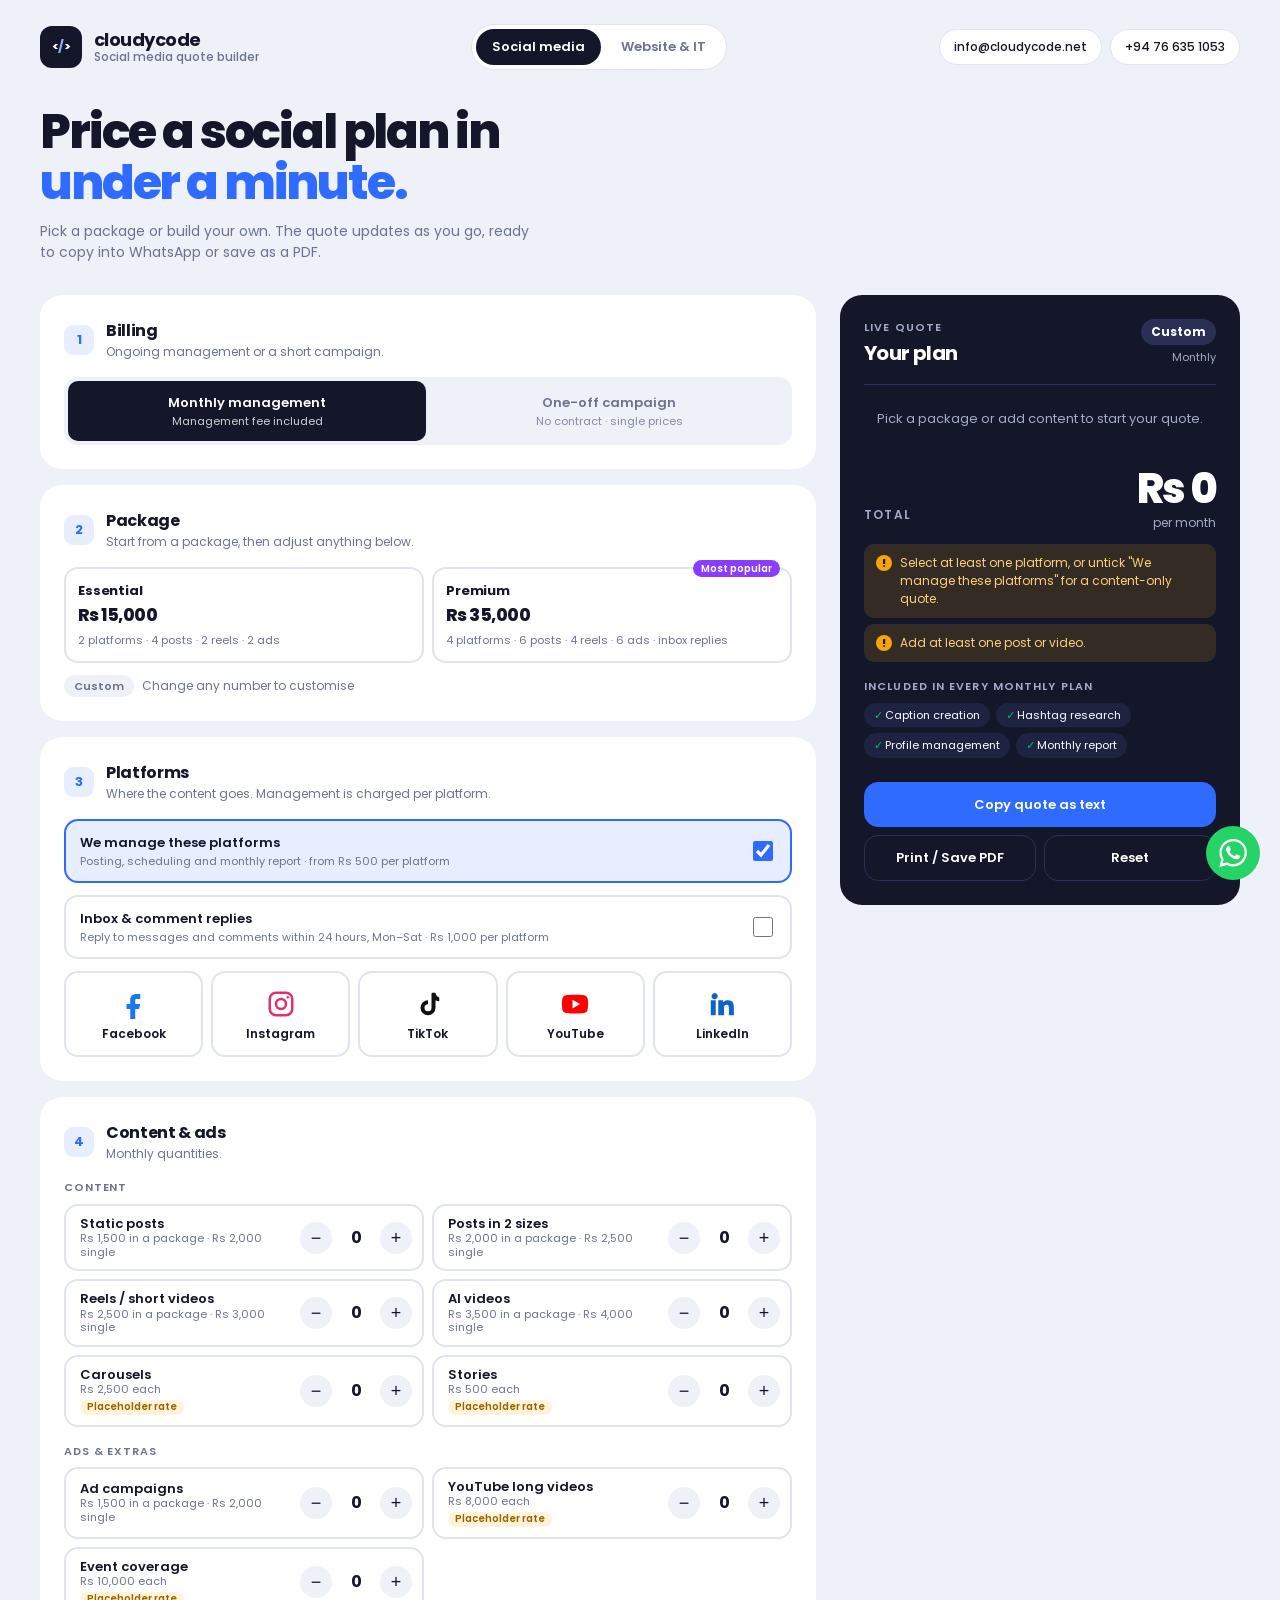
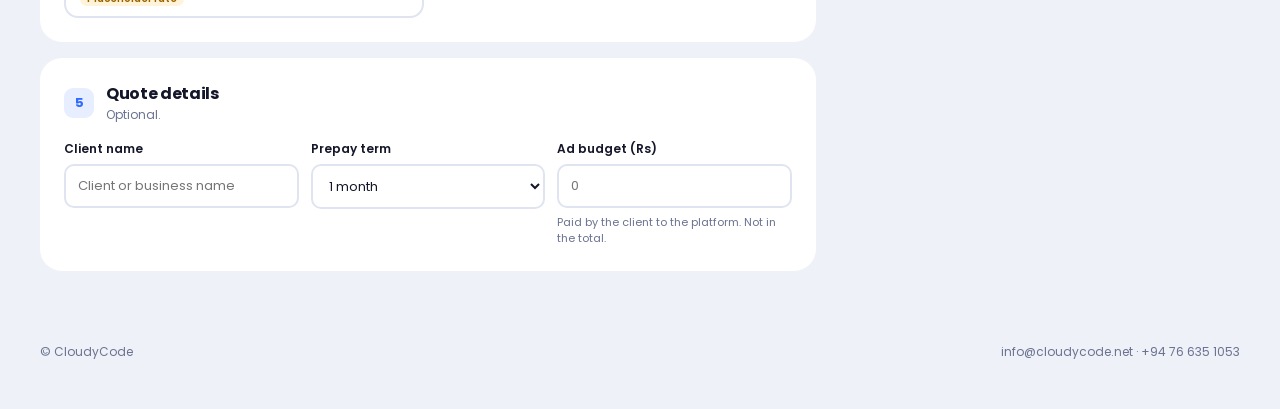
<file: index.html>
<!doctype html>
<html lang="en">
<head>
  <meta charset="utf-8">
  <meta name="viewport" content="width=device-width, initial-scale=1">
  <title>CloudyCode Social Media Pricing Calculator</title>
  <link rel="preconnect" href="https://fonts.googleapis.com">
  <link rel="preconnect" href="https://fonts.gstatic.com" crossorigin>
  <link href="https://fonts.googleapis.com/css2?family=Poppins:wght@400;500;600;700;800&display=swap" rel="stylesheet">
  <link rel="stylesheet" href="styles.css">
</head>
<body>
  <header class="shell topbar">
    <a class="brand" href="#" aria-label="CloudyCode home"><span class="brand-mark" aria-hidden="true">&lt;<b>/</b>&gt;</span><span class="brand-name">cloudycode<small>Social media quote builder</small></span></a>
    <nav class="tabs" aria-label="Services"><a href="index.html" aria-current="page">Social media</a><a href="website-it.html">Website &amp; IT</a></nav>
    <nav class="contact" aria-label="Contact"><a class="mail" href="mailto:info@cloudycode.net">info@cloudycode.net</a><a href="tel:+94766351053">+94 76 635 1053</a></nav>
  </header>
  <section class="shell intro">
    <h1>Price a social plan in <span>under a minute.</span></h1>
    <p>Pick a package or build your own. The quote updates as you go, ready to copy into WhatsApp or save as a PDF.</p>
  </section>
  <main class="shell layout">
    <div class="steps" aria-label="Quote inputs">
      <section class="step">
        <div class="step-head"><span class="step-no">1</span><div class="grow"><h2>Billing</h2><p>Ongoing management or a short campaign.</p></div></div>
        <div class="mode" role="group" aria-label="Billing mode">
          <button type="button" data-mode="monthly" class="active" aria-pressed="true">Monthly management<small>Management fee included</small></button>
          <button type="button" data-mode="oneoff" aria-pressed="false">One-off campaign<small>No contract · single prices</small></button>
        </div>
      </section>
      <section class="step">
        <div class="step-head"><span class="step-no">2</span><div class="grow"><h2>Package</h2><p>Start from a package, then adjust anything below.</p></div></div>
        <div class="presets" id="presets"></div>
        <div class="plan-status" id="basedLabel" aria-live="polite"></div>
      </section>
      <section class="step">
        <div class="step-head"><span class="step-no">3</span><div class="grow"><h2>Platforms</h2><p>Where the content goes. Management is charged per platform.</p></div></div>
        <label class="toggle" for="manageToggle" style="margin-bottom:12px"><span>We manage these platforms<small id="manageHint">Posting, scheduling and monthly report · from Rs 500 per platform</small></span><input type="checkbox" id="manageToggle" checked></label>
        <label class="toggle" for="inboxToggle" style="margin-bottom:12px"><span>Inbox &amp; comment replies<small id="inboxHint">Reply to messages and comments within 24 hours, Mon–Sat · Rs 1,000 per platform</small></span><input type="checkbox" id="inboxToggle"></label>
        <div class="platforms" id="platforms"></div>
      </section>
      <section class="step">
        <div class="step-head"><span class="step-no">4</span><div class="grow"><h2>Content &amp; ads</h2><p>Monthly quantities.</p></div></div>
        <div class="group-label">Content</div>
        <div class="step-grid" id="contentFields"></div>
        <div class="group-label">Ads &amp; extras</div>
        <div class="step-grid" id="extraFields"></div>
      </section>
      <section class="step">
        <div class="step-head"><span class="step-no">5</span><div class="grow"><h2>Quote details</h2><p>Optional.</p></div></div>
        <div class="fields">
          <div class="field"><label for="clientName">Client name</label><input id="clientName" type="text" maxlength="100" autocomplete="organization" placeholder="Client or business name"></div>
          <div class="field" id="prepayField"><label for="prepayMonths">Prepay term</label><select id="prepayMonths"><option value="1">1 month</option><option value="3">3 months · 5% off</option><option value="6">6 months · 10% off</option></select></div>
          <div class="field"><label for="adBudget">Ad budget (Rs)</label><input id="adBudget" type="number" min="0" max="10000000" step="100" inputmode="numeric" placeholder="0"><small>Paid by the client to the platform. Not in the total.</small></div>
        </div>
      </section>
    </div>
    <aside class="quote-card" id="quote" aria-label="Live quote">
      <div class="quote-head"><div><div class="quote-kicker">Live quote</div><h2>Your plan</h2><div class="client" id="clientOutput"></div></div><div class="plan-pill" id="quoteBased"></div></div>
      <div class="quote-lines" id="quoteLines"></div>
      <div class="total"><span>Total</span><div><strong id="quoteTotal">Rs 0</strong><span class="sr-only" id="totalLive" aria-live="polite"></span><small id="monthSuffix">per month</small></div></div>
      <div id="prepayOutput"></div><div id="budgetOutput"></div><div class="warnings" id="warnings"></div><div id="upsellOutput"></div>
      <div class="included" id="included"><h3>Included in every monthly plan</h3><ul><li>Caption creation</li><li>Hashtag research</li><li>Profile management</li><li>Monthly report</li></ul></div>
      <div class="actions"><button type="button" id="copyButton" class="primary">Copy quote as text</button><button type="button" id="printButton">Print / Save PDF</button><button type="button" id="resetButton">Reset</button></div>
    </aside>
  </main>
  <section id="printView" class="shell print-view" aria-label="Printable quote"></section>
  <footer class="shell"><span>© CloudyCode</span><span>info@cloudycode.net · +94 76 635 1053</span></footer>
  <a class="mobile-bar" href="#quote"><span>View quote</span><strong id="mobileTotal">Rs 0</strong></a>
  <a class="whatsapp" href="https://wa.me/94766351053" aria-label="Contact CloudyCode on WhatsApp"><svg viewBox="0 0 24 24" aria-hidden="true"><path d="M20.5 3.5A11.75 11.75 0 0 0 12.16 0C5.67 0 .39 5.28.39 11.77c0 2.07.54 4.1 1.57 5.9L.3 24l6.48-1.7a11.75 11.75 0 0 0 5.38 1.3h.01c6.49 0 11.77-5.28 11.77-11.77 0-3.15-1.22-6.11-3.44-8.33Zm-8.34 18.1h-.01a9.8 9.8 0 0 1-4.99-1.37l-.36-.21-3.85 1.01 1.03-3.75-.23-.39a9.8 9.8 0 0 1-1.5-5.22C2.25 6.27 6.69 1.83 12.16 1.83a9.84 9.84 0 0 1 9.84 9.84c0 5.47-4.45 9.93-9.84 9.93Zm5.4-7.42c-.3-.15-1.77-.87-2.04-.96-.27-.1-.47-.15-.67.15-.2.3-.77.96-.94 1.16-.17.2-.35.22-.65.07-.3-.15-1.26-.46-2.4-1.47-.89-.79-1.49-1.77-1.66-2.07-.17-.3-.02-.46.13-.61.13-.13.3-.35.45-.52.15-.17.2-.3.3-.5.1-.2.05-.37-.02-.52-.07-.15-.67-1.62-.92-2.22-.24-.58-.49-.5-.67-.51h-.57c-.2 0-.52.07-.79.37-.27.3-1.04 1.02-1.04 2.49s1.07 2.89 1.22 3.09c.15.2 2.1 3.21 5.1 4.5.71.31 1.27.49 1.7.63.71.23 1.36.2 1.87.12.57-.09 1.77-.72 2.02-1.42.25-.7.25-1.3.17-1.42-.07-.12-.27-.2-.57-.35Z"/></svg></a>
  <div id="testPanel" class="test-panel" hidden></div>
  <script>
    const CONFIG = {
      currency: "Rs",
      content: {
        staticPost:      { label: "Static post",               price: 1500, singlePrice: 2000, desc: "Designed graphic post with caption and hashtags, sized for each platform." },
        dualPost:        { label: "Post in 2 sizes",            price: 2000, singlePrice: 2500, desc: "One design adapted for Instagram (1080×1080 square) and Facebook (1200×630 landscape)." },
        reel:            { label: "Reel / short video",         price: 2500, singlePrice: 3000, desc: "Short vertical video: editing, text captions, music and cover image." },
        aiVideo:         { label: "AI video",                   price: 3500, singlePrice: 4000, desc: "AI-generated short video: script, generation, editing and captions." },
        adCampaign:      { label: "Ad campaign setup & management", price: 1500, singlePrice: 2000, desc: "Audience targeting, ad creative set-up, budget pacing, monitoring and a results summary. Ad spend is not included." },
      },
      extras: {
        story:           { label: "Story design",               price: 500,  placeholder: true, desc: "Single story frame designed for Instagram / Facebook stories." },
        carousel:        { label: "Carousel post (up to 5 slides)", price: 2500, placeholder: true, desc: "Multi-slide post (up to 5 slides) with caption and hashtags." },
        youtubeLong:     { label: "YouTube long video (2–5 min edit)", price: 8000, placeholder: true, desc: "2–5 minute edited video with title, description, tags and thumbnail." },
        eventCoverage:   { label: "Event photo/video coverage (half day)", price: 10000, placeholder: true, desc: "Half-day on-site photo and video coverage of your event." },
      },
      platforms: {
        // `duties`: what we do on each platform, printed on the quote. Confirm wording with the team.
        facebook:  { label: "Facebook",  duties: ["Posting and scheduling", "Captions and hashtags", "Page info kept up to date"] },
        instagram: { label: "Instagram", duties: ["Feed and reel posting", "Captions and hashtags", "Profile grid kept consistent"] },
        tiktok:    { label: "TikTok",    requiresVideo: true, duties: ["Video posting adapted for TikTok", "Trending sounds and hashtags"] },
        youtube:   { label: "YouTube",   requiresVideo: true, duties: ["Shorts and video uploads", "Titles, descriptions and tags", "Comment moderation"] },
        linkedin:  { label: "LinkedIn",  duties: ["Company page posting", "Professional copy and hashtags"] },
      },
      // Management fee per platform. Depends on the post type, not on how many pieces:
      // normal posts = standard, any posts in 2 sizes = dualSize. Adding content never changes it.
      // Monthly = package prices (client pays every month), any quantity. One-off = singlePrice (package + Rs 500).
      // packageMinPosts / packageMinVideos = what the base management fee covers.
      packageMinPosts: 4,
      packageMinVideos: 2,
      // Add-on on top of management, per platform per month.
      inbox: { label: "Inbox & comment replies", price: 1000, singlePrice: 1500,
               desc: "Reply to messages and comments within 24 hours (Mon–Sat) using client-approved answers. Sales leads and complaints passed to the client. Weekly summary." },
      management: {
        base: 500,          // per platform, covers up to 4 posts + 2 videos
        singleExtra: 500,   // added to the base for single-price quotes (starts at Rs 1,000)
        stepPieces: 2,      // every 2 extra posts/videos above 4 + 2 ...
        stepAmount: 125,    // ... adds this per platform
        maxExtra: 500,      // cap above base; posts in 2 sizes go straight to the cap
      },
      prepayDiscounts: [
        { months: 1, pct: 0 },
        { months: 3, pct: 5 },
        { months: 6, pct: 10 },
      ],
      upsellThresholdPct: 10,


      // Printed quote. Confirm these with the team before sending to clients.
      quote: {
        validDays: 14,
        notes: [
          "Ad budget (money paid to Meta, TikTok or Google) is paid by the client directly to the platform and is not part of this quote.",
          "Content is produced once and adapted for each selected platform, so each piece is charged once.",
          "Monthly plans renew each month. Changes to the plan apply from the next month.",
        ],
      },
    };

    const PRESETS = [
      { name:"Essential", platforms:["facebook","instagram"], posts:4, postsDual:0, reels:2, ads:2, inbox:false },
      { name:"Premium", platforms:["facebook","instagram","tiktok","linkedin"], posts:6, postsDual:0, reels:4, ads:6, inbox:true },
    ];
    const ICONS = {
      facebook:'<svg viewBox="0 0 24 24" aria-hidden="true"><path fill="currentColor" d="M14 8h3V4h-3c-3.3 0-5 1.7-5 5v3H6v4h3v8h4v-8h3l1-4h-4V9c0-.7.3-1 1-1Z"/></svg>',
      instagram:'<svg viewBox="0 0 24 24" aria-hidden="true"><rect x="3" y="3" width="18" height="18" rx="5" fill="none" stroke="currentColor" stroke-width="2"/><circle cx="12" cy="12" r="4" fill="none" stroke="currentColor" stroke-width="2"/><circle cx="17.5" cy="6.5" r="1" fill="currentColor"/></svg>',
      tiktok:'<svg viewBox="0 0 24 24" aria-hidden="true"><path fill="currentColor" d="M15 3h3c.2 1.8 1.3 3.2 3 3.7v3.1a8 8 0 0 1-3-.8V15a6 6 0 1 1-6-6v3.2a2.8 2.8 0 1 0 2.8 2.8V3.9L15 3Z"/></svg>',
      youtube:'<svg viewBox="0 0 24 24" aria-hidden="true"><path fill="currentColor" d="M22 7.1a2.9 2.9 0 0 0-2-2C18.2 4.5 12 4.5 12 4.5s-6.2 0-8 .6a2.9 2.9 0 0 0-2 2A30 30 0 0 0 1.5 12 30 30 0 0 0 2 16.9a2.9 2.9 0 0 0 2 2c1.8.6 8 .6 8 .6s6.2 0 8-.6a2.9 2.9 0 0 0 2-2 30 30 0 0 0 .5-4.9 30 30 0 0 0-.5-4.9ZM10 15.5v-7l6 3.5-6 3.5Z"/></svg>',
      linkedin:'<svg viewBox="0 0 24 24" aria-hidden="true"><path fill="currentColor" d="M5 3.5A2.5 2.5 0 1 1 5 8a2.5 2.5 0 0 1 0-4.5ZM3 9h4v12H3V9Zm6 0h3.8v1.6h.1A4.2 4.2 0 0 1 16.7 9c4 0 4.8 2.5 4.8 5.8V21h-4v-5.5c0-1.3 0-3-1.8-3s-2.1 1.4-2.1 2.9V21H9V9Z"/></svg>'
    };
    const LIMITS = { posts:[0,50], postsDual:[0,50], reels:[0,50], aiVideos:[0,50], carousels:[0,50], stories:[0,50], ads:[0,10], youtubeLong:[0,50], eventCoverage:[0,50], adBudget:[0,10000000] };
    const LABELS = { posts:'Static posts', postsDual:'Posts in 2 sizes', reels:'Reels / short videos', aiVideos:'AI videos', carousels:'Carousels', stories:'Stories', ads:'Ad campaigns', youtubeLong:'YouTube long videos', eventCoverage:'Event coverage' };
    const DEFAULT_STATE = () => ({ mode:'monthly', manage:true, inbox:false, platforms:{facebook:false,instagram:false,tiktok:false,youtube:false,linkedin:false}, posts:0, postsDual:0, reels:0, aiVideos:0, carousels:0, stories:0, ads:0, youtubeLong:0, eventCoverage:0, adBudget:0, prepayMonths:1, clientName:'', basedOn:null });
    const money = n => `${CONFIG.currency} ${Math.round(n).toLocaleString('en-US')}`;
    const clamp = (value, min, max) => { const n = Number(value); return Number.isFinite(n) ? Math.min(max, Math.max(min, n)) : 0; };
    const roundHalfUp = (value, unit) => Math.floor((value + Math.floor(unit / 2)) / unit) * unit;
    const normalizedState = input => { const state = {...DEFAULT_STATE(), ...input, platforms:{...DEFAULT_STATE().platforms,...(input.platforms || {})}}; Object.keys(LIMITS).forEach(key => { state[key] = clamp(state[key], LIMITS[key][0], LIMITS[key][1]); }); state.prepayMonths = [1,3,6].includes(Number(state.prepayMonths)) ? Number(state.prepayMonths) : 1; return state; };
    const line = (label, quantity, rate, amount) => ({label, quantity, rate, amount});

    function calculate(input) {
      const state = normalizedState(input);
      const selected = Object.keys(CONFIG.platforms).filter(key => state.platforms[key]);
      // Package prices when the quote covers at least one full package (extras on top stay at package price); single prices otherwise.
      const postCount = state.posts + state.postsDual, videoCount = state.reels + state.aiVideos;
      const inPackage = state.mode === 'monthly';
      const extraPieces = Math.max(0, postCount - CONFIG.packageMinPosts) + Math.max(0, videoCount - CONFIG.packageMinVideos);
      const rate = key => { const item = CONFIG.content[key]; return inPackage ? item.price : (item.singlePrice || item.price); };
      const contentCost = state.posts * rate('staticPost') + state.postsDual * rate('dualPost') + state.reels * rate('reel') + state.aiVideos * rate('aiVideo') + state.carousels * CONFIG.extras.carousel.price + state.stories * CONFIG.extras.story.price + state.youtubeLong * CONFIG.extras.youtubeLong.price;
      const adCost = state.ads * rate('adCampaign');
      const extrasCost = state.eventCoverage * CONFIG.extras.eventCoverage.price;
      const pieces = state.posts + state.postsDual + state.reels + state.aiVideos + state.carousels + state.youtubeLong;
      const monthly = state.mode === 'monthly';
      const M = CONFIG.management;
      const mgmtStep = state.postsDual > 0 ? M.maxExtra : Math.min(M.maxExtra, Math.floor(extraPieces / M.stepPieces) * M.stepAmount);
      const feePerPlatform = state.manage && selected.length ? M.base + (inPackage ? 0 : M.singleExtra) + mgmtStep : 0;
      const mgmtFee = feePerPlatform * selected.length;
      const inboxPerPlatform = state.manage && state.inbox && selected.length ? (inPackage ? CONFIG.inbox.price : CONFIG.inbox.singlePrice) : 0;
      const inboxFee = inboxPerPlatform * selected.length;
      const subtotal = contentCost + adCost + extrasCost + mgmtFee + inboxFee;
      const premium = 0; // one-off uses single prices instead of a % premium
      const total = state.manage && !selected.length ? 0 : subtotal + premium; // no rounding
      const rounding = 0;
      const discount = CONFIG.prepayDiscounts.find(item => item.months === state.prepayMonths) || CONFIG.prepayDiscounts[0];
      const discounted = monthly ? Math.round(total * (100 - discount.pct) / 100) : total;
      const lines = [];
      if (state.posts) lines.push(line('Static posts', state.posts, rate('staticPost'), state.posts * rate('staticPost')));
      if (state.postsDual) lines.push(line('Posts in 2 sizes', state.postsDual, rate('dualPost'), state.postsDual * rate('dualPost')));
      if (state.reels) lines.push(line('Reels / short videos', state.reels, rate('reel'), state.reels * rate('reel')));
      if (state.aiVideos) lines.push(line('AI videos', state.aiVideos, rate('aiVideo'), state.aiVideos * rate('aiVideo')));
      if (state.carousels) lines.push(line('Carousel posts', state.carousels, CONFIG.extras.carousel.price, state.carousels * CONFIG.extras.carousel.price));
      if (state.stories) lines.push(line('Story designs', state.stories, CONFIG.extras.story.price, state.stories * CONFIG.extras.story.price));
      if (state.youtubeLong) lines.push(line('YouTube long videos', state.youtubeLong, CONFIG.extras.youtubeLong.price, state.youtubeLong * CONFIG.extras.youtubeLong.price));
      if (state.ads) lines.push(line('Ad campaign setup', state.ads, rate('adCampaign'), adCost));
      if (state.eventCoverage) lines.push(line('Event coverage', state.eventCoverage, CONFIG.extras.eventCoverage.price, extrasCost));
      if (mgmtFee) lines.push(line(monthly ? 'Platform management' : 'Campaign management', selected.length, feePerPlatform, mgmtFee));
      if (inboxFee) lines.push(line('Inbox & comment replies', selected.length, inboxPerPlatform, inboxFee));
      const warnings = [];
      if (state.manage && !selected.length) warnings.push('Select at least one platform, or untick "We manage these platforms" for a content-only quote.');
      if (!pieces) warnings.push('Add at least one post or video.');
      if (selected.some(key => CONFIG.platforms[key].requiresVideo) && state.reels + state.aiVideos + state.youtubeLong === 0) warnings.push('TikTok/YouTube need video content. Add at least 1 reel.');
      if (state.ads > state.posts + state.postsDual + state.reels + state.aiVideos + state.carousels + state.youtubeLong) warnings.push('More ad campaigns than content pieces. Each campaign needs a creative.');
      if ((state.stories && CONFIG.extras.story.placeholder) || (state.carousels && CONFIG.extras.carousel.placeholder) || (state.youtubeLong && CONFIG.extras.youtubeLong.placeholder) || (state.eventCoverage && CONFIG.extras.eventCoverage.placeholder)) warnings.push('Includes placeholder rates. Confirm before sending.');
      if (!inPackage && (postCount || videoCount || state.ads)) warnings.push('One-off campaign: everything is charged at single-item prices.');
      const result = {inPackage, extraPieces, inboxPerPlatform, lines, subtotal, premium, rounding, total, discounted, pieces, feePerPlatform, mgmtFee, warnings, upsell:null};
      if (monthly && state.manage && selected.length && !state._skipUpsell) result.upsell = findUpsell(state, result);
      return result;
    }

    function findUpsell(state, result) {
      const candidates = PRESETS.map((preset, index) => {
        const customPlatforms = Object.keys(state.platforms).filter(key => state.platforms[key]);
        if (!customPlatforms.filter(key => key !== 'linkedin').every(key => preset.platforms.includes(key))) return null;
        if (preset.posts + preset.postsDual < state.posts + state.postsDual || preset.reels < state.reels || preset.ads < state.ads) return null;
        if (presetMatches(preset, state)) return null;
        const presetState = {...state, _skipUpsell:true, platforms:Object.fromEntries(Object.keys(CONFIG.platforms).map(key => [key, preset.platforms.includes(key) || (key === 'linkedin' && state.platforms.linkedin)])), posts:preset.posts, postsDual:preset.postsDual, reels:preset.reels, ads:preset.ads, inbox:!!preset.inbox || !!state.inbox, basedOn:preset.name, prepayMonths:1};
        const presetResult = calculate(presetState);
        if (presetResult.pieces < result.pieces || presetResult.total > result.total * (100 + CONFIG.upsellThresholdPct) / 100) return null;
        return {index, preset, presetResult};
      }).filter(Boolean).sort((a,b) => a.presetResult.total - b.presetResult.total || a.index - b.index);
      if (!candidates.length) return null;
      const chosen = candidates[0];
      const delta = chosen.presetResult.total - result.total;
      const extras = [];
      const morePosts = chosen.preset.posts + chosen.preset.postsDual - state.posts - state.postsDual; if (morePosts > 0) extras.push(`+${morePosts} post${morePosts > 1 ? 's':''}`); if (chosen.preset.postsDual > state.postsDual) extras.push('posts in 2 sizes');
      if (chosen.preset.reels > state.reels) extras.push(`+${chosen.preset.reels - state.reels} reel${chosen.preset.reels - state.reels > 1 ? 's':''}`);
      if (chosen.preset.ads > state.ads) extras.push(`+${chosen.preset.ads - state.ads} ad campaign${chosen.preset.ads - state.ads > 1 ? 's':''}`);
      return {name:chosen.preset.name, total:chosen.presetResult.total, delta, extras, presetIndex:chosen.index};
    }
    function selectedPlatformAllowed(key, platforms) { return !platforms[key] || key === 'linkedin'; }
    // Exact package match on core platforms (LinkedIn ignored) + posts, reels, ads.
    function presetMatches(preset, s) { if (s.manage === false || !!s.inbox !== !!preset.inbox) return false; const core = Object.keys(CONFIG.platforms).filter(key => key !== 'linkedin' || preset.platforms.includes('linkedin')); return core.every(key => !!(s.platforms || {})[key] === preset.platforms.includes(key)) && preset.posts === Number(s.posts || 0) && preset.postsDual === Number(s.postsDual || 0) && preset.reels === Number(s.reels || 0) && preset.ads === Number(s.ads || 0); }
    function matchPreset(s) { return PRESETS.findIndex(preset => presetMatches(preset, s)); }
    function planLabel(s) {
      if (s.manage === false) return 'Content only';
      const index = matchPreset(s);
      if (index >= 0) { const addOns = []; if (s.platforms.linkedin && !PRESETS[index].platforms.includes('linkedin')) addOns.push('LinkedIn'); if (s.inbox && !PRESETS[index].inbox) addOns.push('inbox replies'); if (s.aiVideos || s.carousels || s.stories || s.youtubeLong || s.eventCoverage) addOns.push('extras'); return `${PRESETS[index].name}${addOns.length ? ` + ${addOns.join(' + ')}` : ''}`; }
      return s.basedOn ? `Custom (based on ${s.basedOn})` : 'Custom';
    }

    let state = DEFAULT_STATE();
    let lastResult = calculate(state);
    const $ = id => document.getElementById(id);
    const el = (tag, text, className) => { const node = document.createElement(tag); if (text !== undefined) node.textContent = text; if (className) node.className = className; return node; };
    const TICK = '<svg viewBox="0 0 12 12" aria-hidden="true"><path d="M2.5 6.2 5 8.6l4.5-5" fill="none" stroke="currentColor" stroke-width="2" stroke-linecap="round" stroke-linejoin="round"/></svg>';
    const RATES = { posts:CONFIG.content.staticPost, postsDual:CONFIG.content.dualPost, reels:CONFIG.content.reel, aiVideos:CONFIG.content.aiVideo, ads:CONFIG.content.adCampaign, carousels:CONFIG.extras.carousel, stories:CONFIG.extras.story, youtubeLong:CONFIG.extras.youtubeLong, eventCoverage:CONFIG.extras.eventCoverage };
    let shownTotal = 0, totalFrame = null;
    function animateTotal(target) {
      const node = $('quoteTotal'); cancelAnimationFrame(totalFrame);
      if (target === shownTotal || matchMedia('(prefers-reduced-motion: reduce)').matches) { shownTotal = target; node.textContent = money(target); return; }
      const from = shownTotal, start = performance.now(), dur = 380;
      node.classList.remove('bump'); void node.offsetWidth; node.classList.add('bump');
      const tick = now => { const t = Math.min(1, (now - start) / dur); const eased = 1 - Math.pow(1 - t, 3); node.textContent = money(from + (target - from) * eased); if (t < 1) totalFrame = requestAnimationFrame(tick); else shownTotal = target; };
      shownTotal = target; totalFrame = requestAnimationFrame(tick);
    }
    function render(result) {
      lastResult = result;
      animateTotal(result.total);
      $('mobileTotal').textContent = money(result.total); $('totalLive').textContent = `Total ${money(result.total)}`;
      $('monthSuffix').textContent = state.mode === 'monthly' ? 'per month' : 'one-off';
      $('clientOutput').textContent = state.clientName ? `Client: ${state.clientName}` : '';
      const pill = el('strong', planLabel(state)); if (matchPreset(state) >= 0) pill.className = 'match';
      $('quoteBased').replaceChildren(pill, el('div', state.mode === 'monthly' ? 'Monthly' : 'One-off'));
      const lines = $('quoteLines'); lines.replaceChildren();
      result.lines.forEach(item => { const row = el('div', undefined, 'line'); const left = el('span'); left.append(el('span', item.label), el('span', item.note || `${item.quantity} × ${money(item.rate)}`, 'sub')); row.append(left, el('span', money(item.amount))); lines.append(row); });
      if (!result.lines.length) lines.append(el('div', 'Pick a package or add content to start your quote.', 'empty'));
      if (result.rounding) { const row = el('div', undefined, 'line rounding'); row.append(el('span','Rounding'), el('span', `${result.rounding > 0 ? '+' : ''}${money(result.rounding)}`)); lines.append(row); }
      $('prepayOutput').replaceChildren(); if (state.mode === 'monthly' && state.prepayMonths > 1) { const discount = CONFIG.prepayDiscounts.find(item => item.months === state.prepayMonths); const box = el('div', undefined, 'prepay'); box.append(el('strong', `${state.prepayMonths}-month prepay (${discount.pct}% off)`), el('span', `${money(result.discounted)}/month · ${money(result.discounted * state.prepayMonths)} total`)); $('prepayOutput').append(box); }
      $('budgetOutput').replaceChildren(); if (state.adBudget > 0) { const box = el('div', undefined, 'budget'); box.append(el('strong','Ad budget (not included)'), el('span', `${money(state.adBudget)} paid by client directly to the platform`)); $('budgetOutput').append(box); }
      const warningBox = $('warnings'); warningBox.replaceChildren(); result.warnings.forEach(warning => warningBox.append(el('div', warning, 'warning')));
      $('upsellOutput').replaceChildren(); if (result.upsell) { const box = el('div', undefined, 'upsell'); const msg = result.upsell.delta <= 0 ? `${result.upsell.name} gives you more for the same price.` : `For ${money(result.upsell.delta)} more you get the ${result.upsell.name} package${result.upsell.extras.length ? `: ${result.upsell.extras.join(', ')}` : '.'}`; box.append(el('small','Better value'), el('strong', msg)); const button = el('button','Load package'); button.type='button'; button.addEventListener('click', () => applyPreset(result.upsell.presetIndex, true)); box.append(button); $('upsellOutput').append(box); }
      $('included').hidden = state.mode !== 'monthly' || !state.manage; $('manageToggle').checked = state.manage; $('inboxToggle').checked = !!state.inbox; $('inboxToggle').disabled = !state.manage; $('inboxToggle').closest('.toggle').style.opacity = state.manage ? '' : '.5'; document.getElementById('platforms').classList.toggle('content-only', !state.manage);
      $('prepayField').hidden = state.mode !== 'monthly';
    }
    function buildPrintView(result) {
      const view = $('printView'); view.replaceChildren();
      const monthly = state.mode === 'monthly';
      const selected = Object.keys(CONFIG.platforms).filter(key => state.platforms[key]);
      const now = new Date(); const pad = n => String(n).padStart(2, '0');
      const fmtDate = d => d.toLocaleDateString('en-GB', {day:'numeric', month:'long', year:'numeric'});
      const quoteNo = `QS-${String(now.getFullYear()).slice(2)}${pad(now.getMonth()+1)}${pad(now.getDate())}-${pad(now.getHours())}${pad(now.getMinutes())}`;
      const validUntil = new Date(now.getTime() + CONFIG.quote.validDays * 86400000);
      const per = monthly ? ' / month' : '';
      const section = (title, intro) => { const box = el('section', undefined, 'pv-section'); box.append(el('h3', title)); if (intro) box.append(el('p', intro, 'pv-intro')); view.append(box); return box; };
      const cell = (tag, text, cls) => el(tag, text, cls);

      // Header
      const head = el('div', undefined, 'pv-head');
      const brand = el('div'); brand.append(el('div', 'cloudycode', 'pv-brand'), el('div', 'Social Media Quote', 'pv-title'));
      const meta = el('div', undefined, 'pv-meta');
      [['Quote no.', quoteNo], ['Date', fmtDate(now)], ['Valid until', fmtDate(validUntil)]].forEach(([k, v]) => { const row = el('div'); row.append(el('span', k), el('strong', v)); meta.append(row); });
      head.append(brand, meta); view.append(head);

      // Summary
      const sum = el('div', undefined, 'pv-summary');
      [['Prepared for', state.clientName || '—'], ['Plan', planLabel(state)], ['Billing', monthly ? 'Monthly management' : 'One-off campaign'], ['Platforms', selected.map(key => CONFIG.platforms[key].label).join(', ') || 'None']].forEach(([k, v]) => { const box = el('div'); box.append(el('span', k), el('strong', v)); sum.append(box); });
      const totalBox = el('div', undefined, 'pv-sum-total'); totalBox.append(el('span', 'Total'), el('strong', `${money(result.total)}${per}`)); sum.append(totalBox);
      view.append(sum);

      // Charges
      const charges = section('Charges', 'Each line shows what is included and how it is priced.');
      const table = el('table', undefined, 'pv-table'); const thead = el('thead'); const hr = el('tr');
      ['Item', 'Qty', 'Rate', 'Amount'].forEach((h, i) => hr.append(cell('th', h, i ? 'num' : ''))); thead.append(hr); table.append(thead);
      const tbody = el('tbody');
      const descFor = label => { const all = {...CONFIG.content, ...CONFIG.extras}; const map = {'Static posts':'staticPost','Posts in 2 sizes':'dualPost','Reels / short videos':'reel','AI videos':'aiVideo','Carousel posts':'carousel','Story designs':'story','YouTube long videos':'youtubeLong','Ad campaign setup':'adCampaign','Event coverage':'eventCoverage'}; const item = all[map[label]]; return item ? `${item.desc || ''}${item.placeholder ? ' (Rate to be confirmed.)' : ''}` : ''; };
      result.lines.forEach(item => {
        const tr = el('tr'); const name = el('td'); name.append(el('strong', item.label));
        let desc = descFor(item.label);
        if (/management/i.test(item.label)) desc = `${item.quantity} platform${item.quantity > 1 ? 's' : ''} × ${money(item.rate)}. ${state.postsDual > 0 ? 'Top rate because posts are made in 2 sizes.' : result.extraPieces >= CONFIG.management.stepPieces ? `Includes +${money(Math.min(CONFIG.management.maxExtra, Math.floor(result.extraPieces / CONFIG.management.stepPieces) * CONFIG.management.stepAmount))} for ${result.extraPieces} pieces above ${CONFIG.packageMinPosts} posts + ${CONFIG.packageMinVideos} videos.` : 'Base rate.'}${result.inPackage ? '' : ' One-off rate.'} See breakdown below.`;
        if (item.label === 'Inbox & comment replies') desc = CONFIG.inbox.desc;
        if (item.note) desc = `${item.note}. Covers short-term planning and coordination with no ongoing commitment.`;
        if (desc) name.append(el('div', desc, 'pv-desc'));
        tr.append(name, cell('td', item.note ? '—' : String(item.quantity), 'num'), cell('td', item.note ? '—' : money(item.rate), 'num'), cell('td', money(item.amount), 'num'));
        tbody.append(tr);
      });
      if (result.rounding) { const tr = el('tr', undefined, 'pv-muted'); tr.append(cell('td', 'Rounding'), cell('td', ''), cell('td', ''), cell('td', `${result.rounding > 0 ? '+' : ''}${money(result.rounding)}`, 'num')); tbody.append(tr); }
      table.append(tbody);
      const tfoot = el('tfoot'); const fr = el('tr'); fr.append(cell('td', 'Total'), cell('td', ''), cell('td', ''), cell('td', `${money(result.total)}${per}`, 'num')); tfoot.append(fr); table.append(tfoot);
      charges.append(table);
      if (monthly && state.prepayMonths > 1) { const d = CONFIG.prepayDiscounts.find(item => item.months === state.prepayMonths); charges.append(el('p', `${state.prepayMonths}-month prepay (${d.pct}% off): ${money(result.discounted)} / month · ${money(result.discounted * state.prepayMonths)} paid upfront.`, 'pv-callout')); }
      if (state.adBudget > 0) charges.append(el('p', `Suggested ad budget: ${money(state.adBudget)}, paid by the client directly to the platform. Not included in the total above.`, 'pv-callout pv-callout-alt'));

      // Per platform
      if (state.manage && selected.length) {
        const plat = section('What we do on each platform', `Content is created once and adapted for every platform below. Management is charged per platform because each one is posted, monitored and replied to separately.`);
        const grid = el('div', undefined, 'pv-platforms');
        const videoCount = state.reels + state.aiVideos + state.youtubeLong;
        selected.forEach(key => {
          const p = CONFIG.platforms[key]; const card = el('div', undefined, 'pv-plat');
          const top = el('div', undefined, 'pv-plat-top'); top.append(el('strong', p.label), el('span', `${money(result.feePerPlatform + result.inboxPerPlatform)}${per}`)); card.append(top);
          const parts = [];
          if (p.requiresVideo) { if (state.reels) parts.push(`${state.reels} ${key === 'youtube' ? 'Shorts' : 'videos'}`); if (state.aiVideos) parts.push(`${state.aiVideos} AI video${state.aiVideos > 1 ? 's' : ''}`); if (key === 'youtube' && state.youtubeLong) parts.push(`${state.youtubeLong} long video${state.youtubeLong > 1 ? 's' : ''}`); }
          else { if (state.posts) parts.push(`${state.posts} post${state.posts > 1 ? 's' : ''}`); if (state.postsDual) parts.push(`${state.postsDual} post${state.postsDual > 1 ? 's' : ''} (sized for this platform)`); if (state.reels) parts.push(`${state.reels} reel${state.reels > 1 ? 's' : ''}`); if (state.aiVideos) parts.push(`${state.aiVideos} AI video${state.aiVideos > 1 ? 's' : ''}`); if (state.carousels) parts.push(`${state.carousels} carousel${state.carousels > 1 ? 's' : ''}`); if (state.stories && key !== 'linkedin') parts.push(`${state.stories} stor${state.stories > 1 ? 'ies' : 'y'}`); }
          card.append(el('div', parts.length ? `Content${monthly ? ' per month' : ''}: ${parts.join(', ')}` : (p.requiresVideo && !videoCount ? 'Needs video content' : 'No content selected'), 'pv-plat-content'));
          const ul = el('ul'); (p.duties || []).forEach(d => ul.append(el('li', d))); if (state.inbox) ul.append(el('li', 'Inbox and comment replies within 24 hours')); card.append(ul);
          grid.append(card);
        });
        plat.append(grid);
      }

      // How the price is worked out
      const how = section('How this price is worked out');
      const steps = el('ol', undefined, 'pv-steps');
      steps.append(el('li', 'Content: each post, reel or extra is charged once at the rates above, however many platforms it goes to.'));
      if (state.ads) steps.append(el('li', `Ad campaigns: ${money(CONFIG.content.adCampaign.price)} per campaign covers set-up and management. The ad budget itself is separate.`));
      if (state.manage) steps.append(el('li', `Platform management: from ${money(CONFIG.management.base)} per platform for up to ${CONFIG.packageMinPosts} posts + ${CONFIG.packageMinVideos} videos, plus ${money(CONFIG.management.stepAmount)} for every ${CONFIG.management.stepPieces} extra posts or videos, up to ${money(CONFIG.management.base + CONFIG.management.maxExtra)}. Posts in 2 sizes use the top rate. One-off campaigns add ${money(CONFIG.management.singleExtra)}.`));
      if (!monthly) steps.append(el('li', 'One-off campaign: charged at single-item prices, because there is no monthly commitment.'));
      how.append(steps);
      if (state.manage) {
      const tiers = el('table', undefined, 'pv-table pv-tiers'); const th = el('tr'); ['Content per month', `Per platform${result.inPackage ? '' : ' (one-off)'}`].forEach((h, i) => th.append(cell('th', h, i ? 'num' : ''))); const tt = el('thead'); tt.append(th); tiers.append(tt);
      const tb = el('tbody');
      const M2 = CONFIG.management, add = result.inPackage ? 0 : M2.singleExtra, steps2 = M2.maxExtra / M2.stepAmount;
      const curStep = state.postsDual > 0 ? steps2 : Math.min(steps2, Math.floor(result.extraPieces / M2.stepPieces));
      for (let i = 0; i <= steps2; i++) { const label = i === 0 ? `Up to ${CONFIG.packageMinPosts} posts + ${CONFIG.packageMinVideos} videos` : i === steps2 ? `${i * M2.stepPieces}+ extra pieces, or posts in 2 sizes` : `${i * M2.stepPieces}–${i * M2.stepPieces + M2.stepPieces - 1} extra pieces`; const current = i === curStep; const tr = el('tr', undefined, current ? 'pv-current' : ''); tr.append(cell('td', current ? `${label}  ← your plan` : label), cell('td', money(M2.base + add + i * M2.stepAmount), 'num')); tb.append(tr); }
      tiers.append(tb); how.append(tiers);
      }

      // Included + notes
      if (monthly && state.manage) { const inc = section('Included in every monthly plan'); const ul = el('ul', undefined, 'pv-included'); ['Caption creation', 'Hashtag research', 'Profile management', 'Monthly performance report'].forEach(t => ul.append(el('li', t))); inc.append(ul); }
      const notes = section('Notes'); const nl = el('ul', undefined, 'pv-notes');
      [`This quote is valid until ${fmtDate(validUntil)}.`, ...CONFIG.quote.notes, ...(result.warnings.some(w => w.includes('placeholder')) ? ['Some rates marked "to be confirmed" may change before work starts.'] : [])].forEach(t => nl.append(el('li', t)));
      notes.append(nl);

      const foot = el('div', undefined, 'pv-foot'); foot.append(el('strong', 'CloudyCode'), el('span', 'info@cloudycode.net · +94 76 635 1053 · WhatsApp +94 76 635 1053')); view.append(foot);
      return view;
    }
    function renderPresetButtons() { const wrap = $('presets'); wrap.replaceChildren(); PRESETS.forEach((preset,index) => { const button = el('button', undefined, 'preset'); button.type='button'; const price = calculate({...state, ...presetState(preset), linkedin:false}).total; const meta = `${preset.platforms.length} platforms · ${preset.posts ? preset.posts + ' posts' : preset.postsDual + ' posts (2 sizes)'} · ${preset.reels} reels · ${preset.ads} ads${preset.inbox ? ' · inbox replies' : ''}`; button.append(el('span',preset.name,'p-name'), el('span',money(price),'p-price num'), el('span',meta,'p-meta')); if (preset.name === 'Premium') button.append(el('span','Most popular','p-tag')); const check = el('span',undefined,'p-check'); check.innerHTML = TICK; button.append(check); button.setAttribute('aria-label', `${preset.name} package, ${money(price)}, ${meta}`); button.addEventListener('click', () => applyPreset(index)); wrap.append(button); }); }
    function presetState(preset) { return {manage:true, inbox:!!preset.inbox, platforms:Object.fromEntries(Object.keys(CONFIG.platforms).map(key => [key,preset.platforms.includes(key)])),posts:preset.posts,postsDual:preset.postsDual,reels:preset.reels,ads:preset.ads,aiVideos:0,carousels:0,stories:0,youtubeLong:0,eventCoverage:0}; }
    function applyPreset(index, keepExtras) { const preset = PRESETS[index]; const extras = keepExtras ? {aiVideos:state.aiVideos,carousels:state.carousels,stories:state.stories,youtubeLong:state.youtubeLong,eventCoverage:state.eventCoverage,adBudget:state.adBudget} : {}; state = {...state, ...presetState(preset), ...extras, basedOn:preset.name}; syncInputs(); update(); }
    function makeStepper(key, max) { const row = el('div', undefined, 'step-row'); const label = el('label', LABELS[key]); label.htmlFor = `${key}Input`; const rate = RATES[key]; if (rate) { label.append(el('small', rate.singlePrice ? `${money(rate.price)} in a package · ${money(rate.singlePrice)} single` : `${money(rate.price)} each`)); if (rate.placeholder) label.append(el('span','Placeholder rate','badge')); } const stepper = el('div', undefined, 'stepper'); const minus = el('button','−'); minus.type='button'; minus.setAttribute('aria-label',`Decrease ${LABELS[key]}`); const input = document.createElement('input'); input.id=`${key}Input`; input.type='number'; input.min='0'; input.max=String(max); input.value='0'; input.setAttribute('aria-label',LABELS[key]); const plus = el('button','+'); plus.type='button'; plus.setAttribute('aria-label',`Increase ${LABELS[key]}`); const change = value => { state[key] = clamp(value,0,max); input.value=String(state[key]); state.basedOn=null; update(); }; minus.addEventListener('click', () => change(state[key]-1)); plus.addEventListener('click', () => change(state[key]+1)); input.addEventListener('input', () => change(input.value)); stepper.append(minus,input,plus); row.append(label,stepper); return row; }
    function buildInputs() { Object.entries({posts:50,postsDual:50,reels:50,aiVideos:50,carousels:50,stories:50}).forEach(([key,max]) => $('contentFields').append(makeStepper(key,max))); Object.entries({ads:10,youtubeLong:50,eventCoverage:50}).forEach(([key,max]) => $('extraFields').append(makeStepper(key,max))); Object.entries(CONFIG.platforms).forEach(([key,platform]) => { const label = el('label',undefined,'check'); label.dataset.platform = key; const input = document.createElement('input'); input.type='checkbox'; input.id=`platform-${key}`; input.addEventListener('change', () => { state.platforms[key]=input.checked; state.basedOn=null; update(); }); label.htmlFor=input.id; label.append(input); const icon = document.createElement('span'); icon.className='icon'; icon.append(document.createRange().createContextualFragment(ICONS[key])); const tick = el('span',undefined,'tick'); tick.innerHTML = TICK; label.append(icon,el('span',platform.label),tick); $('platforms').append(label); }); }
    function syncInputs() { Object.keys(CONFIG.platforms).forEach(key => { const input=$(`platform-${key}`); if(input) input.checked=!!state.platforms[key]; }); Object.keys(LIMITS).forEach(key => { const input=$(`${key}Input`) || $(key === 'adBudget' ? 'adBudget' : ''); if(input) input.value=String(state[key]); }); $('adBudget').value=String(state.adBudget || ''); $('prepayMonths').value=String(state.prepayMonths); $('clientName').value=state.clientName; document.querySelectorAll('[data-mode]').forEach(button => button.classList.toggle('active',button.dataset.mode===state.mode)); }
    function update() { state = normalizedState(state); render(calculate(state)); renderPresetButtons(); const index = matchPreset(state); const chip = el('span', index >= 0 ? `✓ ${planLabel(state)}` : planLabel(state), `chip ${index >= 0 ? 'match' : 'custom'}`); $('basedLabel').replaceChildren(chip, el('span', index >= 0 ? 'Matches a standard package' : 'Change any number to customise')); document.querySelectorAll('.step-row').forEach(row => { const input = row.querySelector('input'); row.classList.toggle('on', Number(input.value) > 0); }); document.querySelectorAll('[data-mode]').forEach(button => { const on = button.dataset.mode === state.mode; button.classList.toggle('active', on); button.setAttribute('aria-pressed', String(on)); }); document.querySelectorAll('#presets .preset').forEach((button, i) => { button.classList.toggle('active', i === index); button.setAttribute('aria-pressed', String(i === index)); }); }
    function copyQuote() { const platforms=Object.keys(CONFIG.platforms).filter(key=>state.platforms[key]).map(key=>CONFIG.platforms[key].label).join(', ') || 'None'; const parts=['CloudyCode – Social Media Quote',`Client: ${state.clientName || '—'}`,`Plan: ${planLabel(state)} ·${state.mode === 'monthly' ? 'Monthly' : 'One-off'}`,'',`Platforms: ${platforms}`]; lastResult.lines.forEach(item => parts.push(item.note ? `${item.label} ........ ${money(item.amount)}` : `${item.quantity} ${item.label.toLowerCase()} × ${money(item.rate)} ........ ${money(item.amount)}`)); if(lastResult.rounding) parts.push(`Rounding ${'.'.repeat(27)} ${money(lastResult.rounding)}`); parts.push(`TOTAL ${'.'.repeat(29)} ${money(lastResult.total)}${state.mode === 'monthly' ? ' / month' : ''}`); if(state.mode === 'monthly' && state.manage) parts.push('','Included: caption creation, hashtag research, profile management, monthly report'); if(state.adBudget>0) parts.push(`Ad budget (paid directly to the platform, not included): ${money(state.adBudget)}`); parts.push('','info@cloudycode.net · +94 76 635 1053'); navigator.clipboard?.writeText(parts.join('\n')).then(()=>{ $('copyButton').textContent='Copied ✓'; $('copyButton').classList.add('done'); setTimeout(()=>{$('copyButton').textContent='Copy quote as text'; $('copyButton').classList.remove('done');},1600); }); }
    function reset() { state=DEFAULT_STATE(); syncInputs(); update(); }
    function runTests() { const cases=[
      ['T1 Essential', {...DEFAULT_STATE(),platforms:{facebook:true,instagram:true},posts:4,reels:2,ads:2}, 15000],
      ['T2 Premium', {...DEFAULT_STATE(),platforms:{facebook:true,instagram:true,tiktok:true,linkedin:true},posts:6,reels:4,ads:6,inbox:true}, 35000],
      ['T3 Premium one-off (single prices)', {...DEFAULT_STATE(),mode:'oneoff',platforms:{facebook:true,instagram:true,tiktok:true,linkedin:true},posts:6,reels:4,ads:6,inbox:true}, 47000],
      ['T4 YouTube without video', {...DEFAULT_STATE(),platforms:{facebook:true,instagram:true,youtube:true},posts:6,ads:2}, 13875],
      ['T5 Essential + LinkedIn', {...DEFAULT_STATE(),platforms:{facebook:true,instagram:true,linkedin:true},posts:4,reels:2,ads:2}, 15500],
      ['T6 Essential + 1 AI video (no step yet)', {...DEFAULT_STATE(),platforms:{facebook:true,instagram:true},posts:4,reels:2,ads:2,aiVideos:1}, 18500],
      ['T7 Monthly, 1 post = package price', {...DEFAULT_STATE(),platforms:{facebook:true},posts:1}, 2000],
      ['T8', {...DEFAULT_STATE(),platforms:{facebook:true,instagram:true,tiktok:true,linkedin:true},posts:6,reels:4,ads:6,inbox:true,prepayMonths:3}, 35000],
      ['T9', {...DEFAULT_STATE(),platforms:{facebook:true,instagram:true},posts:4,reels:2,ads:2,adBudget:20000}, 15000],
      ['T10 Essential + 2 posts (625)', {...DEFAULT_STATE(),platforms:{facebook:true,instagram:true},posts:6,reels:2,ads:2}, 18250],
      ['T13 Monthly content only: 1 post', {...DEFAULT_STATE(),manage:false,posts:1}, 1500],
      ['T14 Monthly content only: FB+IG, no fee', {...DEFAULT_STATE(),manage:false,platforms:{facebook:true,instagram:true},posts:4,reels:2}, 11000],
      ['T15 FB+TikTok 6 posts 4 videos (750)', {...DEFAULT_STATE(),platforms:{facebook:true,tiktok:true},posts:6,reels:4}, 20500],
      ['T16 Essential one-off', {...DEFAULT_STATE(),mode:'oneoff',platforms:{facebook:true,instagram:true},posts:4,reels:2,ads:2}, 20000],
      ['T18 One-off 1 post', {...DEFAULT_STATE(),mode:'oneoff',platforms:{facebook:true},posts:1}, 3000],
      ['T19 Essential + inbox replies', {...DEFAULT_STATE(),platforms:{facebook:true,instagram:true},posts:4,reels:2,ads:2,inbox:true}, 17000],
      ['T20 Content only ignores inbox', {...DEFAULT_STATE(),manage:false,inbox:true,platforms:{facebook:true},posts:1}, 1500],
      ['T17 Management cap 1,000', {...DEFAULT_STATE(),platforms:{facebook:true},posts:20,reels:10}, 30000+25000+1000]
      ]; const results=cases.map(([name,input,expected])=>{const result=calculate(input); const checks=[result.total===expected]; if(name.startsWith('T4')) checks.push(result.warnings.some(w=>w.includes('YouTube need video')));  if(name==='T8') checks.push(result.discounted===33250); if(name==='T9') checks.push(input.adBudget===20000 && result.total===15000); if(name.startsWith('T10')) checks.push(result.feePerPlatform===625); if(name.startsWith('T15')) checks.push(result.feePerPlatform===750); return {name,pass:checks.every(Boolean),detail:checks.every(Boolean)?'PASS':`FAIL (total ${result.total})`}; }); PRESETS.forEach((preset,index)=>{const m=calculate({...DEFAULT_STATE(),...presetState(preset)}).total; const o=calculate({...DEFAULT_STATE(),...presetState(preset),mode:'oneoff'}).total; results.push({name:`T12-${index+1}`,pass:o>m,detail:o>m?`PASS (one-off ${money(o)} > monthly ${money(m)})`:`FAIL (one-off ${o} vs monthly ${m})`}); const result=calculate({...DEFAULT_STATE(),...presetState(preset)}); const expected=[15000,35000][index]; results.push({name:`T11-${index+1}`,pass:result.total===expected,detail:result.total===expected?'PASS':`FAIL (total ${result.total})`});}); const panel=$('testPanel'); panel.hidden=false; panel.replaceChildren(el('strong',`${results.filter(item=>item.pass).length}/${results.length} tests passing`)); results.forEach(item=>panel.append(el('div',`${item.name}: ${item.detail}`,item.pass?'test-pass':'test-fail'))); results.forEach(item=>console[item.pass?'log':'error'](`${item.name}: ${item.detail}`)); }
    buildInputs(); renderPresetButtons(); syncInputs(); update();
    document.querySelectorAll('[data-mode]').forEach(button=>button.addEventListener('click',()=>{state.mode=button.dataset.mode; state.basedOn=null; update();}));
    $('manageToggle').addEventListener('change',event=>{state.manage=event.target.checked; if(!state.manage) state.inbox=false; state.basedOn=null; update();}); $('inboxToggle').addEventListener('change',event=>{state.inbox=event.target.checked; state.basedOn=null; update();}); $('prepayMonths').addEventListener('change',event=>{state.prepayMonths=Number(event.target.value); update();}); $('adBudget').addEventListener('input',event=>{state.adBudget=clamp(event.target.value,0,10000000); event.target.value=String(state.adBudget); state.basedOn=null; update();}); $('clientName').addEventListener('input',event=>{state.clientName=event.target.value; update();}); $('copyButton').addEventListener('click',copyQuote); $('printButton').addEventListener('click',()=>{buildPrintView(lastResult); window.print();}); $('resetButton').addEventListener('click',reset);
    window.calculate=calculate; window.render=render; window.getState=()=>state;
    if(new URLSearchParams(location.search).get('test')==='1') runTests();
  </script>
</body>
</html>
</file>
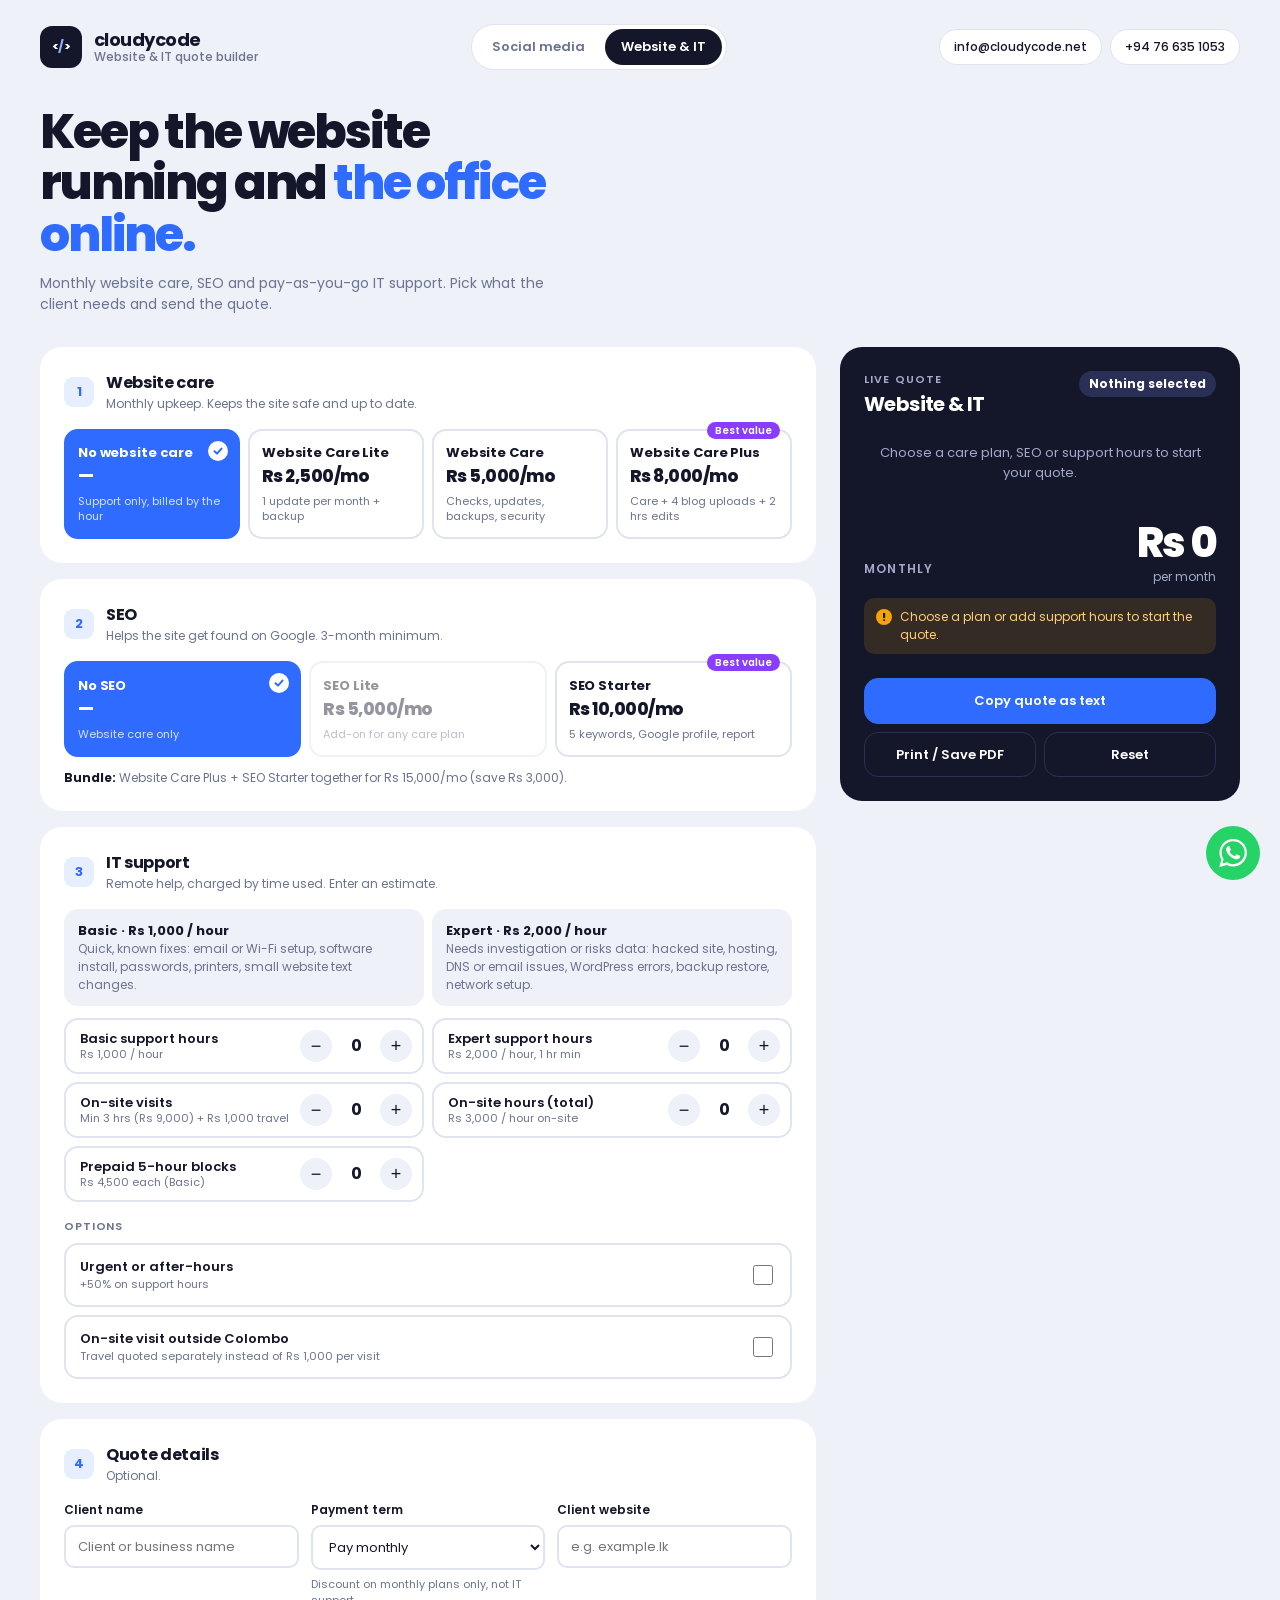
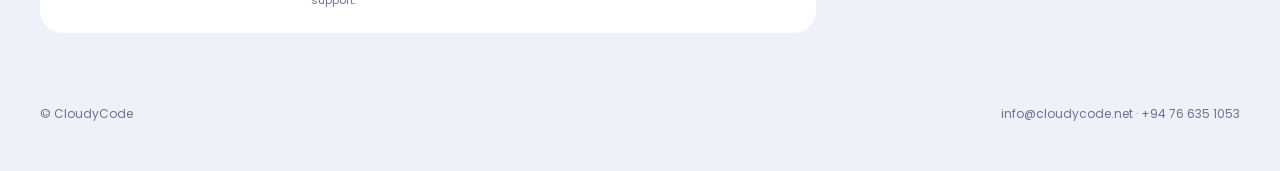
<file: website-it.html>
<!doctype html>
<html lang="en">
<head>
  <meta charset="utf-8">
  <meta name="viewport" content="width=device-width, initial-scale=1">
  <title>CloudyCode Website &amp; IT Quote</title>
  <link rel="preconnect" href="https://fonts.googleapis.com">
  <link rel="preconnect" href="https://fonts.gstatic.com" crossorigin>
  <link href="https://fonts.googleapis.com/css2?family=Poppins:wght@400;500;600;700;800&display=swap" rel="stylesheet">
  <link rel="stylesheet" href="styles.css">
  <style>
    .plans { display:grid; grid-template-columns:repeat(auto-fit,minmax(150px,1fr)); gap:var(--s2); }
    .plans .preset { min-height:96px; }
    .plans .preset .p-meta { line-height:1.4; }
    .preset:disabled { opacity:.45; cursor:not-allowed; transform:none; border-color:var(--line); }
    .note { margin-top:var(--s3); font-size:12px; color:var(--muted); }
    .note strong { color:var(--ink); }
    .toggle { display:flex; align-items:center; justify-content:space-between; gap:var(--s3); padding:12px 14px; border:2px solid var(--line); border-radius:var(--r-md); cursor:pointer; font-size:13px; font-weight:600; transition:border-color .15s, background .15s; }
    .toggle small { display:block; font-weight:400; font-size:11px; color:var(--muted); }
    .toggle input { width:20px; height:20px; accent-color:var(--blue); flex:none; }
    .toggle:has(input:checked) { border-color:var(--blue); background:var(--blue-soft); }
    .tier-guide { display:grid; grid-template-columns:1fr 1fr; gap:var(--s2); margin-bottom:var(--s3); }
    .tier-guide > div { padding:12px 14px; border-radius:var(--r-md); background:var(--canvas); font-size:12px; }
    .tier-guide strong { display:block; font-size:13px; }
    .tier-guide span { color:var(--muted); }
    .q-group { margin-top:var(--s4); font-size:11px; font-weight:600; letter-spacing:.1em; text-transform:uppercase; color:var(--on-dark-muted); }
    .line.discount > span:last-child { color:#7EE2B8; }
    .subtotal { display:flex; justify-content:space-between; padding:10px 0 0; font-size:13px; font-weight:700; }
    .subtotal small { font-weight:400; color:var(--on-dark-muted); }
    .included li::before { content:"✓ "; }
    @media (max-width:760px) { .plans { grid-template-columns:1fr; } .tier-guide { grid-template-columns:1fr; } }
  </style>
</head>
<body>
  <header class="shell topbar">
    <a class="brand" href="index.html" aria-label="CloudyCode home"><span class="brand-mark" aria-hidden="true">&lt;<b>/</b>&gt;</span><span class="brand-name">cloudycode<small>Website &amp; IT quote builder</small></span></a>
    <nav class="tabs" aria-label="Services"><a href="index.html">Social media</a><a href="website-it.html" aria-current="page">Website &amp; IT</a></nav>
    <nav class="contact" aria-label="Contact"><a class="mail" href="mailto:info@cloudycode.net">info@cloudycode.net</a><a href="tel:+94766351053">+94 76 635 1053</a></nav>
  </header>
  <section class="shell intro">
    <h1>Keep the website running and <span>the office online.</span></h1>
    <p>Monthly website care, SEO and pay-as-you-go IT support. Pick what the client needs and send the quote.</p>
  </section>
  <main class="shell layout">
    <div class="steps" aria-label="Quote inputs">
      <section class="step">
        <div class="step-head"><span class="step-no">1</span><div class="grow"><h2>Website care</h2><p>Monthly upkeep. Keeps the site safe and up to date.</p></div></div>
        <div class="plans" id="carePlans" role="group" aria-label="Website care plan"></div>
      </section>
      <section class="step">
        <div class="step-head"><span class="step-no">2</span><div class="grow"><h2>SEO</h2><p>Helps the site get found on Google. 3-month minimum.</p></div></div>
        <div class="plans" id="seoPlans" role="group" aria-label="SEO plan"></div>
        <div class="note" id="bundleNote"></div>
      </section>
      <section class="step">
        <div class="step-head"><span class="step-no">3</span><div class="grow"><h2>IT support</h2><p>Remote help, charged by time used. Enter an estimate.</p></div></div>
        <div class="tier-guide">
          <div><strong>Basic · Rs 1,000 / hour</strong><span>Quick, known fixes: email or Wi-Fi setup, software install, passwords, printers, small website text changes.</span></div>
          <div><strong>Expert · Rs 2,000 / hour</strong><span>Needs investigation or risks data: hacked site, hosting, DNS or email issues, WordPress errors, backup restore, network setup.</span></div>
        </div>
        <div class="step-grid" id="supportFields"></div>
        <div class="group-label">Options</div>
        <label class="toggle" for="urgent"><span>Urgent or after-hours<small>+50% on support hours</small></span><input type="checkbox" id="urgent"></label>
        <label class="toggle" for="outsideColombo" style="margin-top:8px"><span>On-site visit outside Colombo<small>Travel quoted separately instead of Rs 1,000 per visit</small></span><input type="checkbox" id="outsideColombo"></label>
      </section>
      <section class="step">
        <div class="step-head"><span class="step-no">4</span><div class="grow"><h2>Quote details</h2><p>Optional.</p></div></div>
        <div class="fields">
          <div class="field"><label for="clientName">Client name</label><input id="clientName" type="text" maxlength="100" autocomplete="organization" placeholder="Client or business name"></div>
          <div class="field"><label for="prepayMonths">Payment term</label><select id="prepayMonths"><option value="1">Pay monthly</option><option value="6">6 months upfront · 5% off</option><option value="12">12 months upfront · 10% off</option></select><small>Discount on monthly plans only, not IT support.</small></div>
          <div class="field"><label for="website">Client website</label><input id="website" type="text" maxlength="120" placeholder="e.g. example.lk"></div>
        </div>
      </section>
    </div>
    <aside class="quote-card" id="quote" aria-label="Live quote">
      <div class="quote-head"><div><div class="quote-kicker">Live quote</div><h2>Website &amp; IT</h2><div class="client" id="clientOutput"></div></div><div class="plan-pill" id="planPill"></div></div>
      <div id="monthlyBlock"></div>
      <div class="total"><span>Monthly</span><div><strong id="quoteTotal">Rs 0</strong><small id="totalSuffix">per month</small></div></div>
      <span class="sr-only" id="totalLive" aria-live="polite"></span>
      <div id="prepayOutput"></div>
      <div id="supportBlock"></div>
      <div class="warnings" id="warnings"></div>
      <div class="included" id="included"></div>
      <div class="actions"><button type="button" id="copyButton" class="primary">Copy quote as text</button><button type="button" id="printButton">Print / Save PDF</button><button type="button" id="resetButton">Reset</button></div>
    </aside>
  </main>
  <section id="printView" class="shell print-view" aria-label="Printable quote"></section>
  <footer class="shell"><span>© CloudyCode</span><span>info@cloudycode.net · +94 76 635 1053</span></footer>
  <a class="mobile-bar" href="#quote"><span>View quote</span><strong id="mobileTotal">Rs 0</strong></a>
  <a class="whatsapp" href="https://wa.me/94766351053" aria-label="Contact CloudyCode on WhatsApp"><svg viewBox="0 0 24 24" aria-hidden="true"><path d="M20.5 3.5A11.75 11.75 0 0 0 12.16 0C5.67 0 .39 5.28.39 11.77c0 2.07.54 4.1 1.57 5.9L.3 24l6.48-1.7a11.75 11.75 0 0 0 5.38 1.3h.01c6.49 0 11.77-5.28 11.77-11.77 0-3.15-1.22-6.11-3.44-8.33Zm-8.34 18.1h-.01a9.8 9.8 0 0 1-4.99-1.37l-.36-.21-3.85 1.01 1.03-3.75-.23-.39a9.8 9.8 0 0 1-1.5-5.22C2.25 6.27 6.69 1.83 12.16 1.83a9.84 9.84 0 0 1 9.84 9.84c0 5.47-4.45 9.93-9.84 9.93Zm5.4-7.42c-.3-.15-1.77-.87-2.04-.96-.27-.1-.47-.15-.67.15-.2.3-.77.96-.94 1.16-.17.2-.35.22-.65.07-.3-.15-1.26-.46-2.4-1.47-.89-.79-1.49-1.77-1.66-2.07-.17-.3-.02-.46.13-.61.13-.13.3-.35.45-.52.15-.17.2-.3.3-.5.1-.2.05-.37-.02-.52-.07-.15-.67-1.62-.92-2.22-.24-.58-.49-.5-.67-.51h-.57c-.2 0-.52.07-.79.37-.27.3-1.04 1.02-1.04 2.49s1.07 2.89 1.22 3.09c.15.2 2.1 3.21 5.1 4.5.71.31 1.27.49 1.7.63.71.23 1.36.2 1.87.12.57-.09 1.77-.72 2.02-1.42.25-.7.25-1.3.17-1.42-.07-.12-.27-.2-.57-.35Z"/></svg></a>
  <div id="testPanel" class="test-panel" hidden></div>
  <script>
    // All prices and wording live here. Placeholder = not yet confirmed by CloudyCode.
    const CONFIG = {
      currency: "Rs",
      care: {
        none:     { label: "No website care", price: 0, short: "Support only, billed by the hour" },
        lite:     { label: "Website Care Lite", price: 2500, placeholder: true, short: "1 update per month + backup",
                    includes: ["One update visit per month: plugin, theme and WordPress updates", "Check the site works after updating", "Monthly backup", "Critical security fixes", "No weekly checks, small fixes or support discount"] },
        care:     { label: "Website Care", price: 5000, placeholder: true, supportDiscount: true, short: "Checks, updates, backups, security",
                    includes: ["Weekly website check (site up, forms working, errors)", "Monthly plugin, theme and WordPress updates", "Monthly backup", "Security fixes when a vulnerability is reported", "Up to 1 hour of small fixes per month", "No blog uploads or content edits"] },
        carePlus: { label: "Website Care Plus", price: 8000, placeholder: true, supportDiscount: true, short: "Care + 4 blog uploads + 2 hrs edits",
                    includes: ["Everything in Website Care", "4 blog uploads per month (client sends text and images)", "Up to 2 hours of small fixes and edits per month"] },
      },
      seo: {
        none:    { label: "No SEO", price: 0, short: "Website care only" },
        lite:    { label: "SEO Lite", price: 5000, placeholder: true, requiresCare: true, short: "Add-on for any care plan",
                   includes: ["SEO titles and meta descriptions on new posts", "2 Google Business Profile posts per month", "Monthly Search Console error check", "Short monthly summary"] },
        starter: { label: "SEO Starter", price: 10000, placeholder: true, short: "5 keywords, Google profile, report",
                   includes: ["First month: research 5 target keywords", "First month: SEO on the 5 main pages", "First month: Google Business Profile and Search Console setup", "SEO on every new post", "4 Google Business Profile posts per month", "Fix Search Console errors", "Simple monthly ranking and traffic report"] },
      },
      // Discount when these two are taken together.
      bundles: [{ care: "carePlus", seo: "starter", label: "Care Plus + SEO Starter bundle", discount: 3000 }],
      seoMinimumMonths: 3,
      // Prepay discount on monthly plans (not on IT support). Discounted monthly price rounds to nearest Rs 100.
      prepayDiscounts: [
        { months: 1,  pct: 0 },
        { months: 6,  pct: 5 },
        { months: 12, pct: 10 },
      ],
      support: {
        basicRate: 1000,   // per hour, billed in 30-minute blocks, 30-minute minimum
        expertRate: 2000,  // per hour, 1-hour minimum, then 30-minute blocks
        onsite: { rate: 3000, minHours: 3, travelColombo: 1000 }, // travel per visit inside Colombo; outside Colombo quoted per job // per hour on-site, 3-hour minimum per visit (Rs 3,000). Colombo; travel outside quoted separately.
        urgentPct: 50,     // added to support hours for urgent / after-hours work
        prepaidBlock: { hours: 5, price: 4500, label: "Prepaid 5 hours (Basic)" },
        careDiscountPct: 10, // off support hours for Website Care / Care Plus clients
        placeholder: true,
      },
      quote: {
        validDays: 14,
        notes: [
          "Monthly plans are billed at the start of each month and can be cancelled with one month's notice.",
          "SEO has a 3-month minimum. Results usually show after 3–6 months.",
          "IT support is billed on the time actually used. Hours on this quote are an estimate.",
          "Hosting, domain renewals, paid plugins and licences are not included unless listed.",
        ],
      },
    };

    const LIMITS = { basicHours:[0,40,.5], expertHours:[0,40,.5], onsiteVisits:[0,20,1], onsiteHours:[0,80,.5], prepaidBlocks:[0,10,1] };
    const LABELS = { basicHours:'Basic support hours', expertHours:'Expert support hours', onsiteVisits:'On-site visits', onsiteHours:'On-site hours (total)', prepaidBlocks:'Prepaid 5-hour blocks' };
    const HINTS = { basicHours:()=>`${money(CONFIG.support.basicRate)} / hour`, expertHours:()=>`${money(CONFIG.support.expertRate)} / hour, 1 hr min`, onsiteVisits:()=>`Min ${CONFIG.support.onsite.minHours} hrs (${money(CONFIG.support.onsite.minHours * CONFIG.support.onsite.rate)}) + ${money(CONFIG.support.onsite.travelColombo)} travel`, onsiteHours:()=>`${money(CONFIG.support.onsite.rate)} / hour on-site`, prepaidBlocks:()=>`${money(CONFIG.support.prepaidBlock.price)} each (Basic)` };
    const DEFAULT_STATE = () => ({ care:'none', seo:'none', basicHours:0, expertHours:0, onsiteVisits:0, onsiteHours:0, prepaidBlocks:0, urgent:false, outsideColombo:false, prepayMonths:1, clientName:'', website:'' });

    const money = n => `${CONFIG.currency} ${Math.round(n).toLocaleString('en-US')}`;
    const hrs = n => `${n % 1 ? n.toFixed(1) : n} hr${n === 1 ? '' : 's'}`;
    const clamp = (v, min, max) => { const n = Number(v); return Number.isFinite(n) ? Math.min(max, Math.max(min, n)) : 0; };
    const toHalf = n => Math.ceil(n * 2) / 2;
    const normalized = input => { const s = {...DEFAULT_STATE(), ...input}; Object.entries(LIMITS).forEach(([k,[min,max,step]]) => { s[k] = clamp(s[k], min, max); if (step === 1) s[k] = Math.round(s[k]); }); if (!CONFIG.care[s.care]) s.care = 'none'; if (!CONFIG.seo[s.seo]) s.seo = 'none'; if (!CONFIG.prepayDiscounts.some(d => d.months === Number(s.prepayMonths))) s.prepayMonths = 1; s.prepayMonths = Number(s.prepayMonths); return s; };
    const line = (label, amount, sub) => ({ label, amount, sub });

    function calculate(input) {
      const s = normalized(input);
      const care = CONFIG.care[s.care], seo = CONFIG.seo[s.seo], sup = CONFIG.support;
      const hasCare = s.care !== 'none';
      const warnings = [];

      // Monthly
      const monthly = [];
      if (hasCare) monthly.push(line(care.label, care.price, 'per month'));
      let seoCharged = s.seo !== 'none';
      if (seo.requiresCare && !hasCare) { seoCharged = false; warnings.push(`${seo.label} is only available with a website care plan. Choose a care plan or SEO Starter.`); }
      if (seoCharged) monthly.push(line(seo.label, seo.price, `per month · ${CONFIG.seoMinimumMonths}-month minimum`));
      const bundle = CONFIG.bundles.find(b => b.care === s.care && b.seo === s.seo && seoCharged);
      if (bundle) monthly.push(line(bundle.label, -bundle.discount, 'discount'));
      const monthlyTotal = monthly.reduce((t, l) => t + l.amount, 0);
      const prepay = CONFIG.prepayDiscounts.find(d => d.months === s.prepayMonths);
      const prepayMonthly = Math.floor((monthlyTotal * (100 - prepay.pct) + 5000) / 10000) * 100;
      const prepayInfo = monthlyTotal && prepay.pct ? { months: prepay.months, pct: prepay.pct, monthly: prepayMonthly, total: prepayMonthly * prepay.months, saving: (monthlyTotal - prepayMonthly) * prepay.months } : null;
      if (s.prepayMonths > 1 && !monthlyTotal) warnings.push('Payment term discount only applies to monthly plans. Choose a care or SEO plan.');

      // Support (estimate)
      const support = [];
      const basicBilled = s.basicHours > 0 ? Math.max(.5, toHalf(s.basicHours)) : 0;
      const expertBilled = s.expertHours > 0 ? Math.max(1, toHalf(s.expertHours)) : 0;
      if (s.expertHours > 0 && s.expertHours < 1) warnings.push('Expert support has a 1-hour minimum. Billed as 1 hour.');
      const basicCost = basicBilled * sup.basicRate, expertCost = expertBilled * sup.expertRate;
      if (basicBilled) support.push(line('Basic support', basicCost, `${hrs(basicBilled)} × ${money(sup.basicRate)}`));
      if (expertBilled) support.push(line('Expert support', expertCost, `${hrs(expertBilled)} × ${money(sup.expertRate)}`));
      const visits = s.onsiteVisits || (s.onsiteHours > 0 ? 1 : 0);
      const onsiteMin = visits * sup.onsite.minHours;
      const onsiteBilled = visits ? Math.max(onsiteMin, toHalf(s.onsiteHours)) : 0;
      if (visits && toHalf(s.onsiteHours) < onsiteMin) warnings.push(`On-site visits have a ${sup.onsite.minHours}-hour minimum (${money(sup.onsite.minHours * sup.onsite.rate)} per visit). Billed as ${hrs(onsiteBilled)}.`);
      const onsiteCost = onsiteBilled * sup.onsite.rate;
      if (onsiteBilled) support.push(line('On-site support', onsiteCost, `${visits} visit${visits > 1 ? 's' : ''} · ${hrs(onsiteBilled)} × ${money(sup.onsite.rate)} (min ${sup.onsite.minHours} hrs per visit)`));
      const hoursCost = basicCost + expertCost + onsiteCost;
      const urgentCost = s.urgent && hoursCost ? Math.round(hoursCost * sup.urgentPct / 100) : 0;
      if (urgentCost) support.push(line(`Urgent / after-hours (+${sup.urgentPct}%)`, urgentCost, `on ${money(hoursCost)} of support`));
      if (s.urgent && !hoursCost) warnings.push('Urgent is ticked but no support hours are entered.');
      const careDiscount = care.supportDiscount && hoursCost ? Math.round((hoursCost + urgentCost) * sup.careDiscountPct / 100) : 0;
      if (careDiscount) support.push(line(`Care client discount (${sup.careDiscountPct}%)`, -careDiscount, 'on support hours'));
      if (visits && !s.outsideColombo) support.push(line('Travel (Colombo)', visits * sup.onsite.travelColombo, `${visits} × ${money(sup.onsite.travelColombo)}`));
      if (visits && s.outsideColombo) { support.push(line('Travel (outside Colombo)', 0, 'quoted separately')); warnings.push('Travel outside Colombo is not in this total. Add the travel cost before sending.'); }
      if (s.prepaidBlocks) support.push(line(sup.prepaidBlock.label, s.prepaidBlocks * sup.prepaidBlock.price, `${s.prepaidBlocks} × ${money(sup.prepaidBlock.price)} · saves ${money(s.prepaidBlocks * (sup.prepaidBlock.hours * sup.basicRate - sup.prepaidBlock.price))}`));
      const supportTotal = support.reduce((t, l) => t + l.amount, 0);

      if (!hasCare && s.seo === 'none' && !supportTotal) warnings.push('Choose a plan or add support hours to start the quote.');
      if (s.basicHours >= 5 && !s.prepaidBlocks) warnings.push(`Tip: ${hrs(s.basicHours)} of Basic support costs less as a prepaid 5-hour block (${money(CONFIG.support.prepaidBlock.price)}).`);
      if ([CONFIG.care[s.care], seoCharged ? seo : null].some(x => x && x.placeholder) || (supportTotal && sup.placeholder)) warnings.push('Includes placeholder rates. Confirm before sending.');

      const includes = [];
      if (hasCare) includes.push({ title: care.label, items: care.includes });
      if (seoCharged) includes.push({ title: seo.label, items: seo.includes });
      return { state: s, monthly, monthlyTotal, prepayInfo, support, supportTotal, basicBilled, expertBilled, bundle, seoCharged, warnings, includes };
    }

    // ---------- UI ----------
    let state = DEFAULT_STATE(), lastResult = calculate(state), shownTotal = 0, frame = null;
    const $ = id => document.getElementById(id);
    const el = (tag, text, cls) => { const n = document.createElement(tag); if (text !== undefined) n.textContent = text; if (cls) n.className = cls; return n; };
    const TICK = '<svg viewBox="0 0 12 12" aria-hidden="true"><path d="M2.5 6.2 5 8.6l4.5-5" fill="none" stroke="currentColor" stroke-width="2" stroke-linecap="round" stroke-linejoin="round"/></svg>';

    function planLabel(r) {
      const parts = [];
      if (r.state.care !== 'none') parts.push(CONFIG.care[r.state.care].label);
      if (r.seoCharged) parts.push(CONFIG.seo[r.state.seo].label);
      if (r.supportTotal) parts.push('IT support');
      return parts.join(' + ') || 'Nothing selected';
    }

    function renderPlans() {
      [['carePlans', 'care'], ['seoPlans', 'seo']].forEach(([id, group]) => {
        const wrap = $(id); wrap.replaceChildren();
        Object.entries(CONFIG[group]).forEach(([key, plan]) => {
          const b = el('button', undefined, 'preset'); b.type = 'button';
          const on = state[group] === key; b.classList.toggle('active', on); b.setAttribute('aria-pressed', String(on));
          b.append(el('span', plan.label, 'p-name'), el('span', plan.price ? `${money(plan.price)}/mo` : '—', 'p-price num'), el('span', plan.short, 'p-meta'));
          if (key === 'carePlus' || key === 'starter') b.append(el('span', 'Best value', 'p-tag'));
          const c = el('span', undefined, 'p-check'); c.innerHTML = TICK; b.append(c);
          if (plan.requiresCare && state.care === 'none') { b.disabled = true; b.title = 'Needs a website care plan'; }
          b.addEventListener('click', () => { state[group] = key; update(); });
          wrap.append(b);
        });
      });
      const b = CONFIG.bundles[0];
      const n = $('bundleNote'); n.replaceChildren();
      const active = state.care === b.care && state.seo === b.seo;
      n.append(el('strong', active ? `✓ Bundle applied: −${money(b.discount)}/mo. ` : 'Bundle: '), document.createTextNode(active ? `${CONFIG.care[b.care].label} + ${CONFIG.seo[b.seo].label} for ${money(CONFIG.care[b.care].price + CONFIG.seo[b.seo].price - b.discount)}/mo.` : `${CONFIG.care[b.care].label} + ${CONFIG.seo[b.seo].label} together for ${money(CONFIG.care[b.care].price + CONFIG.seo[b.seo].price - b.discount)}/mo (save ${money(b.discount)}).`));
    }

    function makeStepper(key) {
      const [min, max, step] = LIMITS[key];
      const row = el('div', undefined, 'step-row');
      const label = el('label', LABELS[key]); label.htmlFor = `${key}Input`; label.append(el('small', HINTS[key]()));
      const box = el('div', undefined, 'stepper');
      const minus = el('button', '−'); minus.type = 'button'; minus.setAttribute('aria-label', `Decrease ${LABELS[key]}`);
      const input = document.createElement('input'); input.id = `${key}Input`; input.type = 'number'; input.min = min; input.max = max; input.step = step; input.value = '0'; input.inputMode = 'decimal';
      const plus = el('button', '+'); plus.type = 'button'; plus.setAttribute('aria-label', `Increase ${LABELS[key]}`);
      const set = v => { state[key] = clamp(v, min, max); input.value = String(state[key]); update(); };
      minus.addEventListener('click', () => set(state[key] - step)); plus.addEventListener('click', () => set(state[key] + step));
      input.addEventListener('change', () => set(input.value));
      box.append(minus, input, plus); row.append(label, box); return row;
    }

    function animateTotal(target) {
      const node = $('quoteTotal'); cancelAnimationFrame(frame);
      if (target === shownTotal || matchMedia('(prefers-reduced-motion: reduce)').matches) { shownTotal = target; node.textContent = money(target); return; }
      const from = shownTotal, start = performance.now(); shownTotal = target;
      node.classList.remove('bump'); void node.offsetWidth; node.classList.add('bump');
      const tick = now => { const t = Math.min(1, (now - start) / 380); node.textContent = money(from + (target - from) * (1 - Math.pow(1 - t, 3))); if (t < 1) frame = requestAnimationFrame(tick); };
      frame = requestAnimationFrame(tick);
    }

    function lineRows(lines) {
      const box = el('div', undefined, 'quote-lines');
      lines.forEach(l => { const row = el('div', undefined, `line${l.amount < 0 ? ' discount' : ''}`); const left = el('span'); left.append(el('span', l.label), el('span', l.sub, 'sub')); row.append(left, el('span', `${l.amount < 0 ? '−' : ''}${money(Math.abs(l.amount))}`)); box.append(row); });
      return box;
    }

    function render(r) {
      lastResult = r;
      $('clientOutput').textContent = [state.clientName, state.website].filter(Boolean).join(' · ');
      const pill = el('strong', planLabel(r)); if (r.monthlyTotal || r.supportTotal) pill.className = 'match';
      $('planPill').replaceChildren(pill, el('div', r.monthlyTotal ? 'Monthly plan' : (r.supportTotal ? 'Support only' : '')));

      const mb = $('monthlyBlock'); mb.replaceChildren();
      if (r.monthly.length) { mb.append(el('div', 'Monthly plan', 'q-group'), lineRows(r.monthly)); }
      else if (!r.supportTotal) mb.append(el('div', 'Choose a care plan, SEO or support hours to start your quote.', 'empty'));

      // Big total: monthly if any, else support estimate.
      const showMonthly = r.monthlyTotal > 0 || !r.supportTotal;
      animateTotal(showMonthly ? r.monthlyTotal : r.supportTotal);
      document.querySelector('.total > span').textContent = showMonthly ? 'Monthly' : 'Support';
      $('totalSuffix').textContent = showMonthly ? 'per month' : 'estimate, billed on time used';
      $('mobileTotal').textContent = money(showMonthly ? r.monthlyTotal : r.supportTotal);
      $('totalLive').textContent = `Monthly ${money(r.monthlyTotal)}, support estimate ${money(r.supportTotal)}`;

      const pp = $('prepayOutput'); pp.replaceChildren();
      if (r.prepayInfo) { const box = el('div', undefined, 'prepay'); box.append(el('strong', `${r.prepayInfo.months} months upfront (${r.prepayInfo.pct}% off)`), el('span', `${money(r.prepayInfo.monthly)}/month · ${money(r.prepayInfo.total)} paid upfront · saves ${money(r.prepayInfo.saving)}`)); pp.append(box); }
      const sb = $('supportBlock'); sb.replaceChildren();
      if (r.support.length && showMonthly) {
        sb.append(el('div', 'IT support · estimate', 'q-group'), lineRows(r.support));
        const st = el('div', undefined, 'subtotal'); const left = el('span', 'Support estimate '); left.append(el('small', 'billed on time used')); st.append(left, el('span', money(r.supportTotal))); sb.append(st);
      } else if (r.support.length) { sb.append(lineRows(r.support)); }

      const w = $('warnings'); w.replaceChildren(); r.warnings.forEach(t => w.append(el('div', t, 'warning')));
      const inc = $('included'); inc.replaceChildren();
      r.includes.forEach(g => { inc.append(el('h3', `${g.title} includes`)); const ul = el('ul'); g.items.forEach(i => ul.append(el('li', i))); inc.append(ul); });
    }

    function update() {
      state = normalized(state);
      Object.keys(LIMITS).forEach(k => { const i = $(`${k}Input`); if (i && document.activeElement !== i) i.value = String(state[k]); i.closest('.step-row').classList.toggle('on', state[k] > 0); });
      renderPlans(); render(calculate(state));
    }

    function quoteText() {
      const r = lastResult, out = ['CloudyCode – Website & IT Quote'];
      if (state.clientName) out.push(`Client: ${state.clientName}`); if (state.website) out.push(`Website: ${state.website}`);
      out.push(`Plan: ${planLabel(r)}`, '');
      if (r.monthly.length) { out.push('MONTHLY'); r.monthly.forEach(l => out.push(`${l.label} ........ ${l.amount < 0 ? '−' : ''}${money(Math.abs(l.amount))}`)); out.push(`TOTAL ........ ${money(r.monthlyTotal)} / month`); if (r.prepayInfo) out.push(`${r.prepayInfo.months} months upfront (${r.prepayInfo.pct}% off): ${money(r.prepayInfo.monthly)} / month · ${money(r.prepayInfo.total)} total · saves ${money(r.prepayInfo.saving)}`); out.push(''); }
      if (r.support.length) { out.push('IT SUPPORT (estimate, billed on time used)'); r.support.forEach(l => out.push(`${l.label} (${l.sub}) ........ ${l.amount < 0 ? '−' : ''}${money(Math.abs(l.amount))}`)); out.push(`Support estimate ........ ${money(r.supportTotal)}`, ''); }
      r.includes.forEach(g => out.push(`${g.title}: ${g.items.join('; ')}`));
      out.push('', 'info@cloudycode.net · +94 76 635 1053');
      return out.join('\n');
    }

    function buildPrintView(r) {
      const v = $('printView'); v.replaceChildren();
      const now = new Date(), pad = n => String(n).padStart(2, '0');
      const fmt = d => d.toLocaleDateString('en-GB', { day:'numeric', month:'long', year:'numeric' });
      const no = `WI-${String(now.getFullYear()).slice(2)}${pad(now.getMonth()+1)}${pad(now.getDate())}-${pad(now.getHours())}${pad(now.getMinutes())}`;
      const valid = new Date(now.getTime() + CONFIG.quote.validDays * 86400000);
      const section = (t, intro) => { const s = el('section', undefined, 'pv-section'); s.append(el('h3', t)); if (intro) s.append(el('p', intro, 'pv-intro')); v.append(s); return s; };

      const head = el('div', undefined, 'pv-head'); const brand = el('div'); brand.append(el('div', 'cloudycode', 'pv-brand'), el('div', 'Website & IT Quote', 'pv-title'));
      const meta = el('div', undefined, 'pv-meta'); [['Quote no.', no], ['Date', fmt(now)], ['Valid until', fmt(valid)]].forEach(([k, val]) => { const d = el('div'); d.append(el('span', k), el('strong', val)); meta.append(d); });
      head.append(brand, meta); v.append(head);

      const sum = el('div', undefined, 'pv-summary');
      [['Prepared for', state.clientName || '—'], ['Website', state.website || '—'], ['Plan', planLabel(r)], ['Support estimate', r.supportTotal ? money(r.supportTotal) : '—']].forEach(([k, val]) => { const d = el('div'); d.append(el('span', k), el('strong', val)); sum.append(d); });
      const tb = el('div', undefined, 'pv-sum-total'); tb.append(el('span', 'Monthly'), el('strong', `${money(r.monthlyTotal)} / month`)); sum.append(tb); v.append(sum);

      const table = (rows, totalLabel, total) => { const t = el('table', undefined, 'pv-table'); const th = el('thead'); const hr = el('tr'); ['Item', 'Detail', 'Amount'].forEach((h, i) => hr.append(el('th', h, i === 2 ? 'num' : ''))); th.append(hr); t.append(th); const b = el('tbody'); rows.forEach(l => { const tr = el('tr'); tr.append(el('td', l.label), el('td', l.sub), el('td', `${l.amount < 0 ? '−' : ''}${money(Math.abs(l.amount))}`, 'num')); b.append(tr); }); t.append(b); const f = el('tfoot'); const fr = el('tr'); fr.append(el('td', totalLabel), el('td', ''), el('td', total, 'num')); f.append(fr); t.append(f); return t; };
      if (r.monthly.length) { const ms = section('Monthly plan', r.prepayInfo ? `Paid ${r.prepayInfo.months} months upfront.` : 'Billed at the start of each month.'); ms.append(table(r.monthly, 'Monthly total', `${money(r.monthlyTotal)} / month`)); if (r.prepayInfo) ms.append(el('p', `${r.prepayInfo.months} months upfront (${r.prepayInfo.pct}% off): ${money(r.prepayInfo.monthly)} / month · ${money(r.prepayInfo.total)} paid upfront · you save ${money(r.prepayInfo.saving)}.`, 'pv-callout')); }
      if (r.includes.length) { const s = section('What is included'); const g = el('div', undefined, 'pv-platforms'); r.includes.forEach(x => { const c = el('div', undefined, 'pv-plat'); const top = el('div', undefined, 'pv-plat-top'); top.append(el('strong', x.title), el('span', `${money((x.title === CONFIG.care[r.state.care]?.label ? CONFIG.care[r.state.care] : CONFIG.seo[r.state.seo]).price)}/mo`)); c.append(top); const ul = el('ul'); x.items.forEach(i => ul.append(el('li', i))); c.append(ul); g.append(c); }); s.append(g); }
      if (r.support.length) section('IT support (estimate)', 'Billed on the time actually used. The hours below are an estimate.').append(table(r.support, 'Support estimate', money(r.supportTotal)));

      const sup = CONFIG.support;
      const how = section('How IT support is charged'); const ol = el('ol', undefined, 'pv-steps');
      [`Basic support, ${money(sup.basicRate)}/hour: quick, known fixes such as email or Wi-Fi setup, software installs, passwords, printers and small website text changes. Billed in 30-minute blocks, minimum 30 minutes.`,
       `Expert support, ${money(sup.expertRate)}/hour: problems that need investigation or put data or security at risk, such as a hacked website, hosting, DNS or email issues, WordPress errors, backup restores and network setup. Minimum 1 hour, then 30-minute blocks.`,
       'Every job starts as Basic. If it turns out to be Expert work, we tell you before continuing and only go ahead with your approval.',
       `On-site support in Colombo: ${money(sup.onsite.rate)}/hour with a ${sup.onsite.minHours}-hour minimum per visit (${money(sup.onsite.minHours * sup.onsite.rate)}). A full day (5 hours) is ${money(5 * sup.onsite.rate)}. Travel is ${money(sup.onsite.travelColombo)} per visit inside Colombo; outside Colombo it is quoted separately.`,
       `Urgent or after-hours work: +${sup.urgentPct}% on support hours.`,
       `Prepaid ${sup.prepaidBlock.hours}-hour Basic block: ${money(sup.prepaidBlock.price)} (instead of ${money(sup.prepaidBlock.hours * sup.basicRate)}).`,
       `Website Care and Care Plus clients get ${sup.careDiscountPct}% off support hours.`].forEach(t => ol.append(el('li', t)));
      how.append(ol);

      const notes = section('Notes'); const nl = el('ul', undefined, 'pv-notes');
      [`This quote is valid until ${fmt(valid)}.`, ...CONFIG.quote.notes, ...(r.warnings.some(w => w.includes('placeholder')) ? ['Some rates are still being confirmed and may change before work starts.'] : [])].forEach(t => nl.append(el('li', t)));
      notes.append(nl);
      const foot = el('div', undefined, 'pv-foot'); foot.append(el('strong', 'CloudyCode'), el('span', 'info@cloudycode.net · +94 76 635 1053 · WhatsApp +94 76 635 1053')); v.append(foot);
    }

    function runTests() {
      const S = o => ({...DEFAULT_STATE(), ...o});
      const cases = [
        ['T1 Care only', S({care:'care'}), r => r.monthlyTotal === 5000],
        ['T2 Care Plus + SEO Starter bundle', S({care:'carePlus', seo:'starter'}), r => r.monthlyTotal === 15000],
        ['T3 Care + SEO Lite', S({care:'care', seo:'lite'}), r => r.monthlyTotal === 10000],
        ['T4 SEO Lite without care is not charged', S({seo:'lite'}), r => r.monthlyTotal === 0 && r.warnings.some(w => w.includes('only available'))],
        ['T5 SEO Starter alone', S({seo:'starter'}), r => r.monthlyTotal === 10000],
        ['T6 Support 2h basic + 1h expert', S({basicHours:2, expertHours:1}), r => r.supportTotal === 4000],
        ['T7 Same with Care: 10% off hours', S({care:'care', basicHours:2, expertHours:1}), r => r.monthlyTotal === 5000 && r.supportTotal === 3600],
        ['T8 Expert 0.5h billed as 1h', S({expertHours:.5}), r => r.supportTotal === 2000],
        ['T9 Urgent 2h basic (+50%)', S({basicHours:2, urgent:true}), r => r.supportTotal === 3000],
        ['T10 On-site visit (3h min) + 1h basic', S({basicHours:1, onsiteVisits:1}), r => r.supportTotal === 11000 && r.warnings.some(w => w.includes('3-hour minimum'))],
        ['T13 On-site 1 visit, 5 hours = full day', S({onsiteVisits:1, onsiteHours:5}), r => r.supportTotal === 16000],
        ['T14 On-site 2 visits, 4 hours billed as 6', S({onsiteVisits:2, onsiteHours:4}), r => r.supportTotal === 20000],
        ['T15 On-site hours without visits = 1 visit', S({onsiteHours:2}), r => r.supportTotal === 10000],
        ['T16 Outside Colombo: no travel in total, warning', S({onsiteVisits:1, outsideColombo:true}), r => r.supportTotal === 9000 && r.warnings.some(w => w.includes('outside Colombo'))],
        ['T18 Bundle, 6 months upfront 5% off', S({care:'carePlus', seo:'starter', prepayMonths:6}), r => r.prepayInfo.monthly === 14300 && r.prepayInfo.total === 85800],
        ['T19 Care, 12 months upfront 10% off', S({care:'care', prepayMonths:12}), r => r.prepayInfo.monthly === 4500 && r.prepayInfo.total === 54000 && r.prepayInfo.saving === 6000],
        ['T20 Prepay does not touch support', S({care:'care', basicHours:2, prepayMonths:12}), r => r.supportTotal === 1800 && r.monthlyTotal === 5000],
        ['T21 Care Lite only', S({care:'lite'}), r => r.monthlyTotal === 2500],
        ['T22 Care Lite + SEO Lite allowed', S({care:'lite', seo:'lite'}), r => r.monthlyTotal === 7500],
        ['T23 Care Lite gets no support discount', S({care:'lite', basicHours:2}), r => r.supportTotal === 2000],
        ['T17 Care discount not applied to travel', S({care:'care', onsiteVisits:1}), r => r.supportTotal === 9100],
        ['T11 Prepaid block, no care discount on it', S({care:'care', prepaidBlocks:1}), r => r.supportTotal === 4500],
        ['T12 Basic 0.2h billed as 0.5h', S({basicHours:.2}), r => r.supportTotal === 500],
      ];
      const res = cases.map(([n, s, ok]) => { const r = calculate(s); const pass = ok(r); return { n, pass, d: pass ? 'PASS' : `FAIL (monthly ${r.monthlyTotal}, support ${r.supportTotal})` }; });
      const p = $('testPanel'); p.hidden = false; p.replaceChildren(el('strong', `${res.filter(x => x.pass).length}/${res.length} tests passing`));
      res.forEach(x => { p.append(el('div', `${x.n}: ${x.d}`, x.pass ? 'test-pass' : 'test-fail')); console[x.pass ? 'log' : 'error'](`${x.n}: ${x.d}`); });
    }

    Object.keys(LIMITS).forEach(k => $('supportFields').append(makeStepper(k)));
    $('urgent').addEventListener('change', e => { state.urgent = e.target.checked; update(); });
    $('outsideColombo').addEventListener('change', e => { state.outsideColombo = e.target.checked; update(); });
    $('clientName').addEventListener('input', e => { state.clientName = e.target.value; update(); });
    $('website').addEventListener('input', e => { state.website = e.target.value; update(); });
    $('prepayMonths').addEventListener('change', e => { state.prepayMonths = Number(e.target.value); update(); });
    $('copyButton').addEventListener('click', () => navigator.clipboard?.writeText(quoteText()).then(() => { const b = $('copyButton'); b.textContent = 'Copied ✓'; b.classList.add('done'); setTimeout(() => { b.textContent = 'Copy quote as text'; b.classList.remove('done'); }, 1600); }));
    $('printButton').addEventListener('click', () => { buildPrintView(lastResult); window.print(); });
    $('resetButton').addEventListener('click', () => { state = DEFAULT_STATE(); $('urgent').checked = false; $('outsideColombo').checked = false; $('prepayMonths').value = '1'; $('clientName').value = ''; $('website').value = ''; update(); });
    update();
    if (new URLSearchParams(location.search).get('test') === '1') runTests();
    window.calculate = calculate;
  </script>
</body>
</html>
</file>
<file: styles.css>
:root {
  --ink:#141729; --ink-2:#1F2342; --ink-3:#2A2F55; --canvas:#EEF1F8; --surface:#FFFFFF; --line:#DFE4F0;
  --text:#141729; --muted:#6B7390; --on-dark:#FFFFFF; --on-dark-muted:#A3AACB;
  --blue:#2F6BFF; --blue-strong:#1F55E0; --blue-soft:#E7EEFF; --purple:#8B3DFF; --purple-soft:#F1E8FF;
  --mint:#0FB37A; --mint-soft:#DDF7EC; --amber:#F5A30B; --amber-soft:#FFF3D9;
  --r-sm:10px; --r-md:14px; --r-lg:22px;
  --s1:4px; --s2:8px; --s3:12px; --s4:16px; --s5:24px; --s6:32px; --s7:48px;
}
* { box-sizing:border-box; }
html { scroll-behavior:smooth; }
body { margin:0; color:var(--text); background:var(--canvas); font-family:Poppins, system-ui, sans-serif; font-size:14px; line-height:1.5; -webkit-font-smoothing:antialiased; }
.num { font-variant-numeric:tabular-nums; }
.shell { width:min(1200px, calc(100% - 32px)); margin:0 auto; }

/* Top bar */
.topbar { display:flex; align-items:center; justify-content:space-between; gap:var(--s4); padding:var(--s5) 0; }
.brand { display:flex; align-items:center; gap:var(--s3); text-decoration:none; color:var(--ink); }
.brand-mark { width:42px; height:42px; border-radius:12px; display:flex; align-items:center; justify-content:center; background:var(--ink); color:#fff; font-weight:700; font-size:13px; letter-spacing:-.06em; white-space:nowrap; }
.brand-mark b { color:#8FB0FF; font-weight:700; }
.brand-name { font-weight:700; font-size:18px; letter-spacing:-.03em; line-height:1.1; }
.brand-name small { display:block; font-weight:500; font-size:12px; color:var(--muted); letter-spacing:0; }
.contact { display:flex; gap:var(--s2); flex-wrap:wrap; }
.contact a { display:inline-flex; align-items:center; gap:6px; padding:8px 14px; border-radius:999px; background:var(--surface); color:var(--ink); text-decoration:none; font-size:12px; font-weight:500; border:1px solid var(--line); transition:border-color .15s, color .15s; }
.contact a:hover { border-color:var(--blue); color:var(--blue); }

.intro { padding:var(--s3) 0 var(--s6); }
.intro h1 { margin:0; font-size:clamp(28px,4.4vw,48px); line-height:1.08; letter-spacing:-.045em; font-weight:800; max-width:16ch; }
.intro h1 span { color:var(--blue); }
.intro p { margin:var(--s3) 0 0; color:var(--muted); max-width:56ch; }

.layout { display:grid; grid-template-columns:minmax(0,1fr) 400px; gap:var(--s5); align-items:start; padding-bottom:var(--s7); }

/* Step cards */
.steps { display:grid; gap:var(--s4); }
.step { background:var(--surface); border-radius:var(--r-lg); padding:var(--s5); }
.step-head { display:flex; align-items:center; gap:var(--s3); margin-bottom:var(--s4); }
.step-no { width:30px; height:30px; flex:none; border-radius:9px; display:grid; place-items:center; background:var(--blue-soft); color:var(--blue); font-weight:700; font-size:13px; }
.step-head h2 { margin:0; font-size:16px; font-weight:700; letter-spacing:-.02em; }
.step-head p { margin:0; color:var(--muted); font-size:12px; }
.step-head .grow { flex:1; }

/* Mode segmented control */
.mode { display:grid; grid-template-columns:1fr 1fr; gap:var(--s1); padding:var(--s1); background:var(--canvas); border-radius:var(--r-md); }
.mode button { border:0; border-radius:var(--r-sm); padding:12px; font:inherit; font-weight:600; font-size:13px; color:var(--muted); background:transparent; cursor:pointer; transition:background .15s, color .15s; }
.mode button small { display:block; font-weight:400; font-size:11px; opacity:.8; }
.mode button:hover { color:var(--ink); }
.mode button.active { background:var(--ink); color:#fff; }

/* Package cards */
.presets { display:grid; grid-template-columns:repeat(auto-fit,minmax(180px,1fr)); gap:var(--s2); }
.preset { position:relative; text-align:left; border:2px solid var(--line); border-radius:var(--r-md); background:var(--surface); padding:var(--s3); font:inherit; color:var(--ink); cursor:pointer; transition:border-color .15s, background .15s, color .15s, transform .15s; }
.preset:hover { border-color:var(--blue); transform:translateY(-2px); }
.preset:active { transform:translateY(0); }
.preset .p-name { display:block; font-weight:700; font-size:13px; letter-spacing:-.01em; }
.preset .p-price { display:block; font-weight:800; font-size:17px; letter-spacing:-.03em; margin-top:2px; }
.preset .p-meta { display:block; font-size:11px; color:var(--muted); margin-top:4px; }
.preset .p-tag { position:absolute; top:-9px; right:10px; padding:1px 8px; border-radius:999px; background:var(--purple); color:#fff; font-size:10px; font-weight:600; }
.preset .p-check { position:absolute; top:10px; right:10px; width:20px; height:20px; border-radius:50%; display:grid; place-items:center; background:#fff; color:var(--blue); opacity:0; transform:scale(.6); transition:opacity .15s, transform .15s; }
.preset .p-check svg { width:12px; }
.preset.active { background:var(--blue); border-color:var(--blue); color:#fff; }
.preset.active .p-meta { color:#D6E1FF; }
.preset.active .p-check { opacity:1; transform:scale(1); }
.plan-status { margin-top:var(--s3); display:flex; align-items:center; gap:var(--s2); font-size:12px; color:var(--muted); }
.chip { display:inline-flex; align-items:center; gap:6px; padding:3px 10px; border-radius:999px; font-size:11px; font-weight:600; }
.chip.match { background:var(--mint-soft); color:#0A7A53; }
.chip.custom { background:var(--canvas); color:var(--muted); }

/* Platforms */
.platforms { display:grid; grid-template-columns:repeat(5,minmax(0,1fr)); gap:var(--s2); }
.check { --brand:var(--blue); position:relative; display:grid; justify-items:center; gap:6px; padding:var(--s4) var(--s2) var(--s3); border:2px solid var(--line); border-radius:var(--r-md); background:var(--surface); color:var(--ink); font-size:12px; font-weight:600; cursor:pointer; transition:border-color .15s, background .15s, color .15s; }
.check[data-platform=facebook] { --brand:#1877F2; } .check[data-platform=instagram] { --brand:#E1306C; } .check[data-platform=tiktok] { --brand:#111111; } .check[data-platform=youtube] { --brand:#FF0000; } .check[data-platform=linkedin] { --brand:#0A66C2; }
.check input { position:absolute; opacity:0; pointer-events:none; }
.check .icon { width:30px; height:30px; display:block; color:var(--brand); transition:color .15s; }
.check .icon svg { width:100%; height:100%; }
.check:hover { border-color:var(--brand); }
.check:has(input:checked) { background:var(--brand); border-color:var(--brand); color:#fff; }
.check:has(input:checked) .icon { color:#fff; }
.check .tick { position:absolute; top:6px; right:6px; width:18px; height:18px; border-radius:50%; background:#fff; color:var(--brand); display:grid; place-items:center; opacity:0; transform:scale(.6); transition:opacity .15s, transform .15s; }
.check .tick svg { width:11px; }
.check:has(input:checked) .tick { opacity:1; transform:scale(1); }
.check:has(input:focus-visible) { outline:3px solid #A9C0FF; outline-offset:2px; }

/* Steppers */
.group-label { margin:var(--s4) 0 var(--s2); font-size:11px; font-weight:600; letter-spacing:.08em; text-transform:uppercase; color:var(--muted); }
.group-label:first-child { margin-top:0; }
.step-grid { display:grid; grid-template-columns:repeat(2,minmax(0,1fr)); gap:var(--s2); }
.step-row { display:flex; align-items:center; justify-content:space-between; gap:var(--s2); padding:10px 10px 10px 14px; border:2px solid var(--line); border-radius:var(--r-md); background:var(--surface); transition:border-color .15s, background .15s; }
.step-row label { font-size:13px; font-weight:600; line-height:1.25; }
.step-row label small { display:block; font-weight:400; font-size:11px; color:var(--muted); }
.step-row.on { border-color:var(--blue); background:var(--blue-soft); }
.badge { display:inline-block; margin-top:3px; padding:1px 7px; border-radius:999px; background:var(--amber-soft); color:#9A6300; font-size:10px; font-weight:600; }
.stepper { display:flex; align-items:center; gap:4px; flex:none; }
.stepper button { width:32px; height:32px; border-radius:50%; border:0; background:var(--canvas); color:var(--ink); font-size:18px; font-weight:500; line-height:1; cursor:pointer; transition:background .15s, color .15s, transform .1s; }
.stepper button:hover { background:var(--blue); color:#fff; }
.stepper button:active { transform:scale(.9); }
.step-row.on .stepper button { background:#fff; }
.step-row.on .stepper button:hover { background:var(--blue); color:#fff; }
.stepper input { width:40px; border:0; background:transparent; text-align:center; font:inherit; font-size:16px; font-weight:700; color:var(--ink); padding:4px 0; -moz-appearance:textfield; }
.stepper input::-webkit-outer-spin-button, .stepper input::-webkit-inner-spin-button { -webkit-appearance:none; margin:0; }
.step-row.on .stepper input { color:var(--blue); }

/* Fields */
.fields { display:grid; grid-template-columns:repeat(3,minmax(0,1fr)); gap:var(--s3); }
.field { display:grid; gap:6px; align-content:start; }
.field label { font-size:12px; font-weight:600; }
.field small { color:var(--muted); font-size:11px; }
.field input, .field select { width:100%; border:2px solid var(--line); border-radius:var(--r-sm); padding:10px 12px; font:inherit; font-size:13px; color:var(--ink); background:var(--surface); transition:border-color .15s; }
.field input:hover, .field select:hover { border-color:#C5CDE2; }
.field input:focus, .field select:focus { border-color:var(--blue); outline:none; }

/* Quote panel */
.quote-card { position:sticky; top:16px; background:var(--ink); color:var(--on-dark); border-radius:var(--r-lg); padding:var(--s5); }
.quote-head { display:flex; justify-content:space-between; align-items:flex-start; gap:var(--s3); }
.quote-kicker { font-size:11px; font-weight:600; letter-spacing:.1em; text-transform:uppercase; color:var(--on-dark-muted); }
.quote-head h2 { margin:2px 0 0; font-size:20px; letter-spacing:-.03em; }
.client { font-size:12px; color:var(--on-dark-muted); }
.plan-pill { text-align:right; font-size:11px; color:var(--on-dark-muted); white-space:pre-line; }
.plan-pill strong { display:inline-block; margin-bottom:4px; padding:4px 10px; border-radius:999px; background:var(--ink-3); color:#fff; font-size:12px; }
.plan-pill strong.match { background:var(--mint); }
.quote-lines { margin-top:var(--s4); border-top:1px solid var(--ink-3); }
.line { display:flex; justify-content:space-between; align-items:baseline; gap:var(--s3); padding:10px 0; border-bottom:1px solid var(--ink-3); font-size:13px; }
.line .sub { display:block; color:var(--on-dark-muted); font-size:11px; }
.line > span:last-child { font-weight:600; white-space:nowrap; font-variant-numeric:tabular-nums; }
.line.rounding { color:var(--on-dark-muted); font-size:12px; }
.empty { padding:var(--s5) 0; color:var(--on-dark-muted); font-size:13px; text-align:center; }
.total { display:flex; justify-content:space-between; align-items:flex-end; gap:var(--s3); padding-top:var(--s4); }
.total > span { font-size:12px; font-weight:600; letter-spacing:.1em; text-transform:uppercase; color:var(--on-dark-muted); padding-bottom:8px; }
.total strong { display:block; font-size:clamp(32px,4vw,42px); font-weight:800; letter-spacing:-.05em; line-height:1; font-variant-numeric:tabular-nums; text-align:right; }
.total small { display:block; text-align:right; color:var(--on-dark-muted); font-size:12px; margin-top:4px; }
.total strong.bump { animation:bump .35s ease; }
@keyframes bump { 40% { color:#8FB0FF; transform:scale(1.03); } }
.prepay, .budget { margin-top:var(--s3); padding:var(--s3) 14px; border-radius:var(--r-md); background:var(--ink-2); font-size:12px; color:var(--on-dark-muted); }
.prepay strong, .budget strong { display:block; color:#fff; font-size:13px; }
.prepay { border-left:3px solid var(--mint); }
.budget { border:1px dashed #4A5080; }
.warnings { display:grid; gap:6px; margin-top:var(--s3); }
.warning { display:flex; gap:8px; align-items:flex-start; padding:10px 12px; border-radius:var(--r-sm); background:rgba(245,163,11,.14); color:#FFCF7A; font-size:12px; }
.warning::before { content:"!"; flex:none; width:16px; height:16px; border-radius:50%; background:var(--amber); color:var(--ink); font-size:11px; font-weight:800; display:grid; place-items:center; margin-top:1px; }
.upsell { margin-top:var(--s3); padding:var(--s4); border-radius:var(--r-md); background:linear-gradient(120deg,var(--blue),var(--purple)); font-size:13px; }
.upsell small { display:block; font-size:11px; letter-spacing:.08em; text-transform:uppercase; opacity:.8; margin-bottom:2px; }
.upsell button { margin-top:var(--s3); border:0; border-radius:999px; padding:8px 14px; background:#fff; color:var(--ink); font:inherit; font-size:12px; font-weight:600; cursor:pointer; transition:transform .15s; }
.upsell button:hover { transform:translateX(2px); }
.included { margin-top:var(--s4); }
.included h3 { margin:0 0 var(--s2); font-size:11px; font-weight:600; letter-spacing:.1em; text-transform:uppercase; color:var(--on-dark-muted); }
.included ul { list-style:none; margin:0; padding:0; display:flex; flex-wrap:wrap; gap:6px; }
.included li { padding:4px 10px; border-radius:999px; background:var(--ink-2); font-size:11px; }
.included li::before { content:"✓ "; color:var(--mint); font-weight:700; }
.actions { display:grid; grid-template-columns:1fr 1fr; gap:var(--s2); margin-top:var(--s5); }
.actions button { border:1px solid var(--ink-3); border-radius:var(--r-md); padding:12px; background:transparent; color:#fff; font:inherit; font-size:13px; font-weight:600; cursor:pointer; transition:background .15s, border-color .15s; }
.actions button:hover { background:var(--ink-2); border-color:#4A5080; }
.actions .primary { grid-column:1 / -1; background:var(--blue); border-color:var(--blue); }
.actions .primary:hover { background:var(--blue-strong); border-color:var(--blue-strong); }
.actions .primary.done { background:var(--mint); border-color:var(--mint); }

footer { padding:var(--s5) 0 var(--s7); color:var(--muted); font-size:12px; display:flex; justify-content:space-between; gap:var(--s3); flex-wrap:wrap; }

.mobile-bar { display:none; }
.sr-only { position:absolute; width:1px; height:1px; overflow:hidden; clip:rect(0 0 0 0); white-space:nowrap; }
.test-panel { position:fixed; left:14px; bottom:14px; width:280px; max-height:60vh; overflow:auto; z-index:30; padding:13px; border-radius:var(--r-md); background:#fff; border:1px solid var(--line); font-size:11px; }
.test-panel strong { display:block; margin-bottom:6px; }
.test-pass { color:#0A7A53; } .test-fail { color:#C0262D; }
.whatsapp { position:fixed; right:20px; bottom:20px; z-index:20; display:grid; place-items:center; width:54px; height:54px; border-radius:50%; background:#25D366; transition:transform .15s; }
.whatsapp:hover { transform:scale(1.06); }
.whatsapp svg { width:28px; fill:#fff; }
.print-view { display:none; }

button:focus-visible, a:focus-visible, input:focus-visible, select:focus-visible { outline:3px solid #A9C0FF; outline-offset:2px; }
.quote-card button:focus-visible { outline-color:#8FB0FF; }

@media (max-width:1000px) {
  .layout { grid-template-columns:1fr; }
  .quote-card { position:static; }

}
@media (max-width:760px) {
  .presets { grid-template-columns:repeat(2,minmax(0,1fr)); }
  .platforms { grid-template-columns:repeat(3,minmax(0,1fr)); }
  .fields { grid-template-columns:1fr; }
  .contact a.mail { display:none; }
}
@media (max-width:640px) {
  .shell { width:calc(100% - 32px); }
  .step, .quote-card { padding:var(--s4); border-radius:18px; }
  .step-grid { grid-template-columns:1fr; }
  .mobile-bar { display:flex; position:fixed; left:12px; right:80px; bottom:14px; z-index:20; align-items:center; justify-content:space-between; gap:var(--s2); padding:10px 16px; border-radius:999px; background:var(--ink); color:#fff; text-decoration:none; font-size:12px; }
  .mobile-bar strong { font-size:16px; font-variant-numeric:tabular-nums; }
  .whatsapp { right:14px; bottom:14px; }
  footer { padding-bottom:96px; }
}
@media (prefers-reduced-motion:reduce) { *, *::before, *::after { transition:none !important; animation:none !important; } html { scroll-behavior:auto; } }
@page { size:A4; margin:14mm 14mm 16mm; }
@media print {
  body { background:#fff; font-size:11px; -webkit-print-color-adjust:exact; print-color-adjust:exact; }
  .topbar, .intro, .layout, .whatsapp, footer, .test-panel, .mobile-bar { display:none !important; }
  .shell { width:100%; }
  .print-view { display:block !important; color:var(--ink); }
  .pv-head { display:flex; justify-content:space-between; align-items:flex-start; padding-bottom:12px; border-bottom:3px solid var(--blue); }
  .pv-brand { font-size:20px; font-weight:800; letter-spacing:-.04em; color:var(--ink); }
  .pv-title { font-size:12px; color:var(--blue); font-weight:600; }
  .pv-meta { display:grid; gap:2px; text-align:right; font-size:10px; }
  .pv-meta span { color:var(--muted); margin-right:6px; }
  .pv-summary { display:grid; grid-template-columns:repeat(4,1fr) 1.2fr; gap:8px; margin:14px 0 4px; }
  .pv-summary > div { padding:8px 10px; border-radius:8px; background:var(--canvas); }
  .pv-summary span { display:block; font-size:9px; text-transform:uppercase; letter-spacing:.08em; color:var(--muted); }
  .pv-summary strong { font-size:11px; }
  .pv-summary .pv-sum-total { background:var(--ink); color:#fff; }
  .pv-summary .pv-sum-total span { color:#A3AACB; }
  .pv-summary .pv-sum-total strong { font-size:15px; }
  .pv-section { margin-top:16px; break-inside:avoid; }
  .pv-section h3 { margin:0 0 4px; font-size:13px; color:var(--ink); }
  .pv-intro { margin:0 0 8px; color:var(--muted); font-size:10px; }
  .pv-table { width:100%; border-collapse:collapse; }
  .pv-table th { text-align:left; font-size:9px; text-transform:uppercase; letter-spacing:.06em; color:var(--muted); border-bottom:1px solid var(--line); padding:5px 6px; }
  .pv-table td { padding:6px; border-bottom:1px solid var(--line); vertical-align:top; }
  .pv-table tr { break-inside:avoid; }
  .pv-table .num { text-align:right; white-space:nowrap; }
  .pv-desc { color:var(--muted); font-size:9.5px; margin-top:1px; }
  .pv-muted td { color:var(--muted); }
  .pv-table tfoot td { font-weight:800; font-size:13px; border-bottom:0; border-top:2px solid var(--ink); }
  .pv-callout { margin:8px 0 0; padding:7px 10px; border-left:3px solid var(--mint); background:var(--mint-soft); font-size:10px; }
  .pv-callout-alt { border-left-color:var(--purple); background:var(--purple-soft); }
  .pv-platforms { display:grid; grid-template-columns:repeat(3,1fr); gap:8px; }
  .pv-plat { border:1px solid var(--line); border-radius:8px; padding:8px 10px; break-inside:avoid; }
  .pv-plat-top { display:flex; justify-content:space-between; gap:6px; }
  .pv-plat-top span { font-weight:700; color:var(--blue); white-space:nowrap; }
  .pv-plat-content { font-size:9.5px; color:var(--muted); margin:2px 0 4px; }
  .pv-plat ul, .pv-included, .pv-notes { margin:0; padding-left:14px; font-size:10px; }
  .pv-steps { margin:0 0 8px; padding-left:16px; font-size:10px; }
  .pv-steps li { margin-bottom:2px; }
  .pv-tiers { width:60%; }
  .pv-current td { background:var(--blue-soft); font-weight:700; color:var(--blue); }
  .pv-included { columns:2; }
  .pv-foot { margin-top:18px; padding-top:8px; border-top:1px solid var(--line); display:flex; justify-content:space-between; font-size:10px; color:var(--muted); }
  .pv-foot strong { color:var(--ink); }
}

/* Page tabs (shared) */
.tabs { display:flex; gap:4px; padding:4px; background:var(--surface); border:1px solid var(--line); border-radius:999px; }
.tabs a { padding:8px 16px; border-radius:999px; text-decoration:none; color:var(--muted); font-size:13px; font-weight:600; white-space:nowrap; transition:background .15s, color .15s; }
.tabs a:hover { color:var(--ink); }
.tabs a[aria-current=page] { background:var(--ink); color:#fff; }
@media (max-width:1000px) { .contact { display:none; } }
@media (max-width:760px) { .topbar { flex-wrap:wrap; } .tabs { order:3; width:100%; } .tabs a { flex:1; text-align:center; } }
@media print { .tabs { display:none !important; } }

/* Toggle row (shared) */
.toggle { display:flex; align-items:center; justify-content:space-between; gap:var(--s3); padding:12px 14px; border:2px solid var(--line); border-radius:var(--r-md); cursor:pointer; font-size:13px; font-weight:600; transition:border-color .15s, background .15s; }
.toggle small { display:block; font-weight:400; font-size:11px; color:var(--muted); }
.toggle input { width:20px; height:20px; accent-color:var(--blue); flex:none; }
.toggle:has(input:checked) { border-color:var(--blue); background:var(--blue-soft); }
.platforms.content-only .check:has(input:checked) { background:var(--surface); color:var(--ink); }
.platforms.content-only .check:has(input:checked) .icon { color:var(--brand); }
</file>
